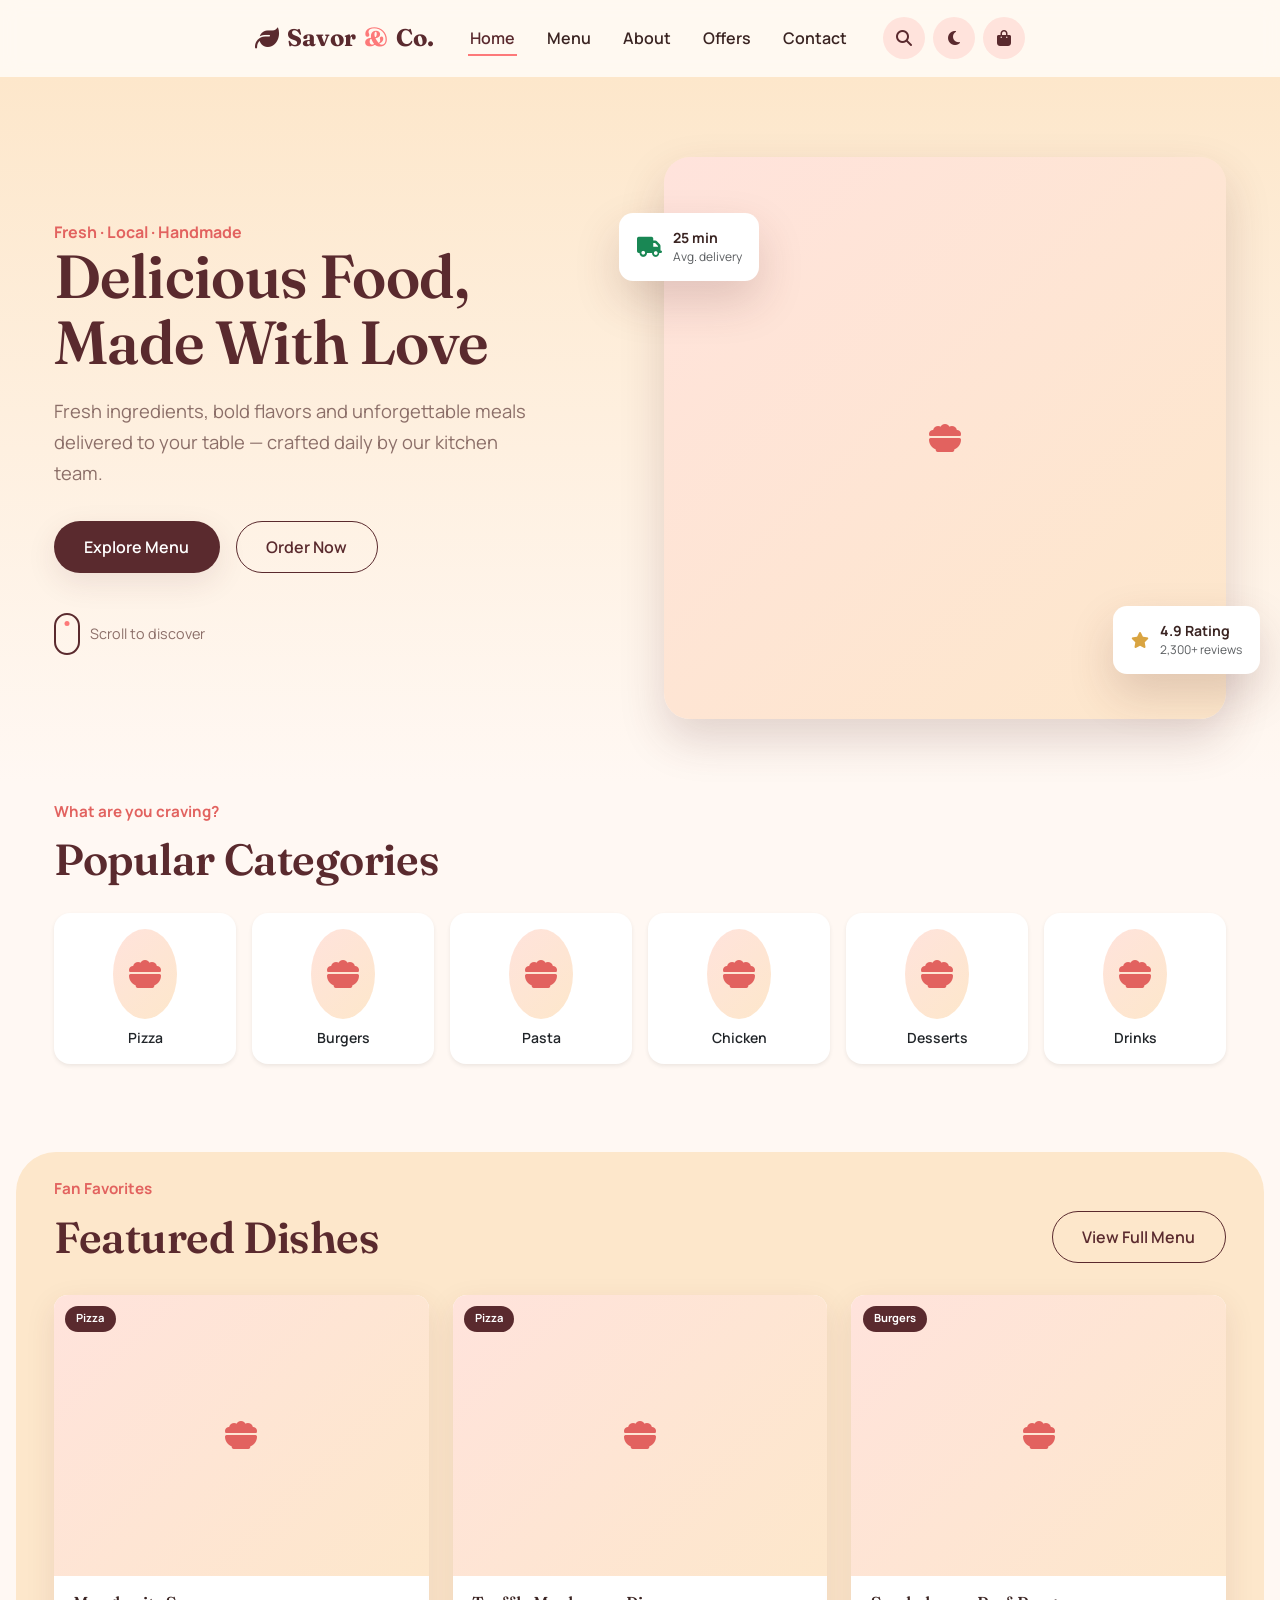
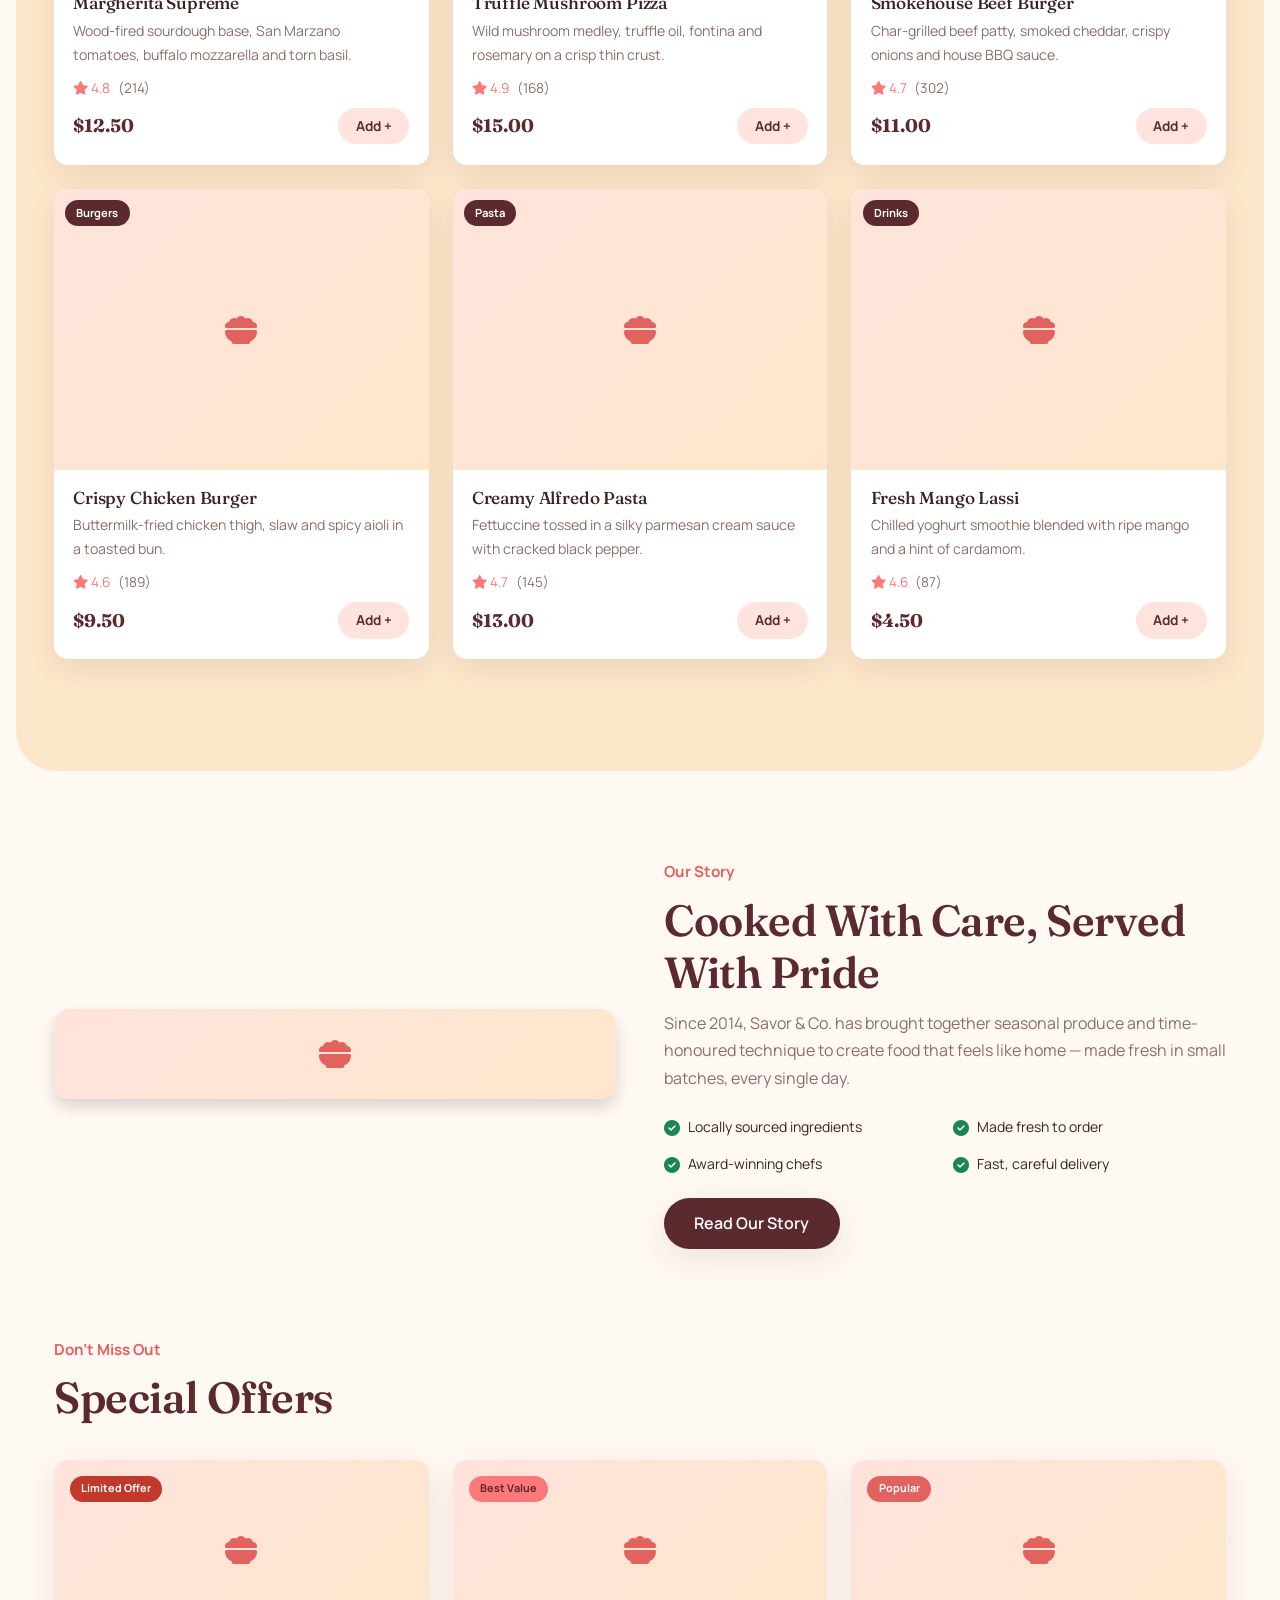
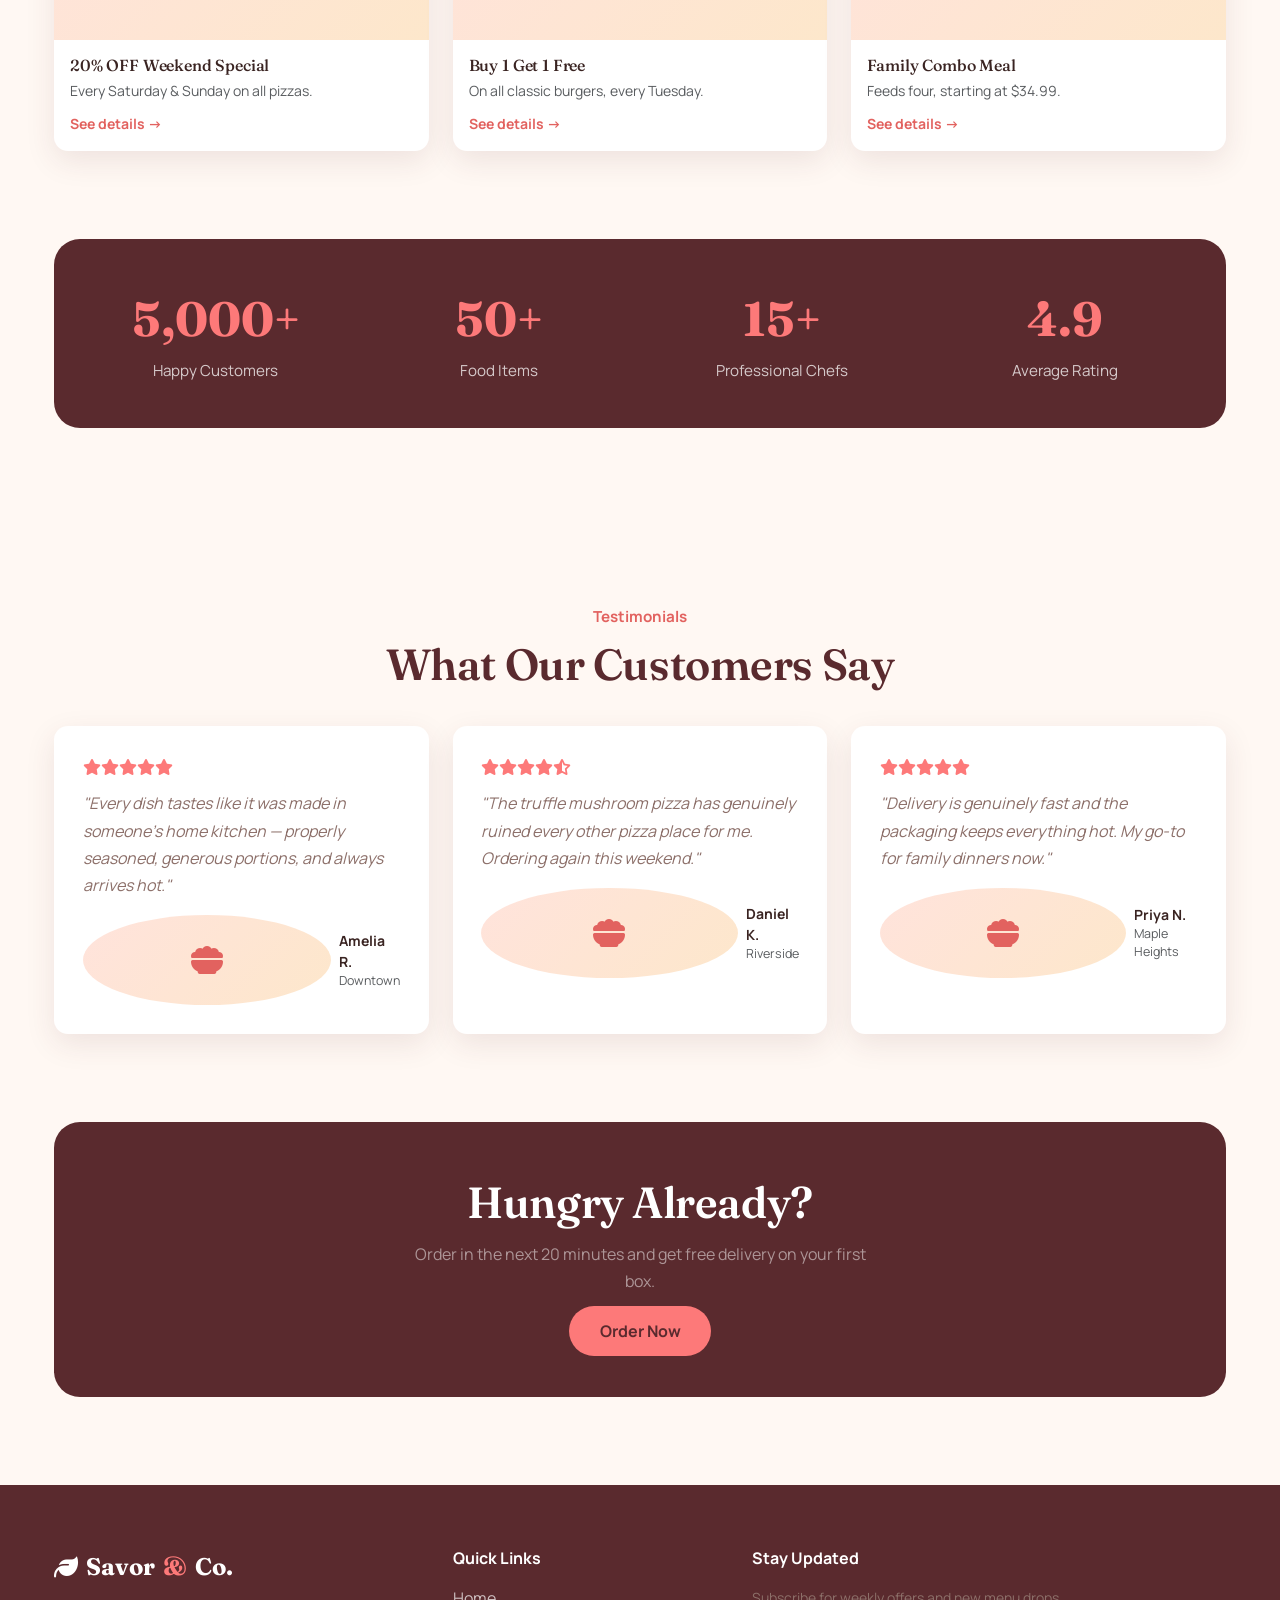
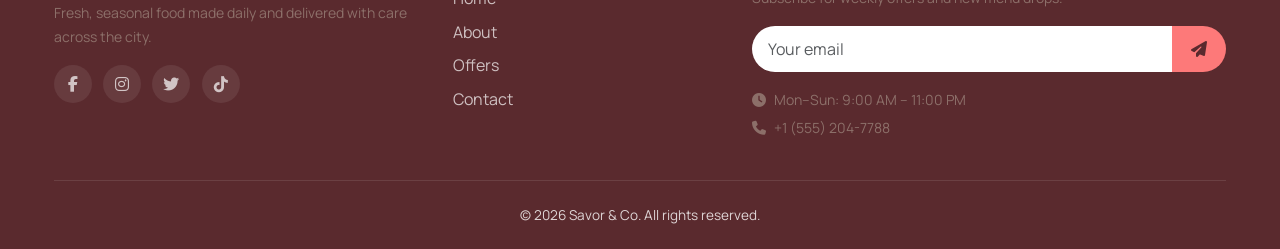
<file: index.html>
<!DOCTYPE html>
<html lang="en">
<head>
<script>
(function () {
  // Apply saved theme immediately, before CSS/paint, to avoid a flash
  try {
    var t = localStorage.getItem("savorco_theme") || "light";
    document.documentElement.setAttribute("data-theme", t);
  } catch (e) {}

  // Register the broken-image fallback as early as possible (before
  // any <img> in <body> starts loading) so fast failures are always
  // caught -- a listener attached later (e.g. at DOMContentLoaded)
  // can miss images that error out immediately.
  document.addEventListener("error", function (evt) {
    var img = evt.target;
    if (!img || img.tagName !== "IMG" || img.dataset.fallbackApplied) return;
    img.dataset.fallbackApplied = "true";
    var ph = document.createElement("div");
    ph.className = (img.className || "") + " img-fallback";
    // Preserve the original <img>'s inline size (e.g. small circular
    // thumbnails) so the placeholder doesn't balloon to fill its
    // parent card -- only className is inherited by default.
    if (img.getAttribute("style")) ph.setAttribute("style", img.getAttribute("style"));
    ph.setAttribute("role", "img");
    ph.setAttribute("aria-label", img.alt || "Image unavailable");
    ph.innerHTML = '<i class="fa-solid fa-bowl-food"></i>';
    if (img.parentNode) img.parentNode.replaceChild(ph, img);
  }, true);
})();
</script>
<meta charset="UTF-8">
<meta name="viewport" content="width=device-width, initial-scale=1.0">
<title>Savor & Co. — Delicious Food, Made With Love</title>
<meta name="description" content="Premium modern restaurant and food delivery experience — fresh ingredients, bold flavors, delivered to your table.">

<!-- Fonts -->
<link rel="preconnect" href="https://fonts.googleapis.com">
<link href="https://fonts.googleapis.com/css2?family=Fraunces:wght@500;600;700&family=Manrope:wght@400;500;600;700;800&display=swap" rel="stylesheet">

<!-- Bootstrap 5 -->
<link href="https://cdn.jsdelivr.net/npm/bootstrap@5.3.3/dist/css/bootstrap.min.css" rel="stylesheet">
<!-- Font Awesome -->
<link rel="stylesheet" href="https://cdnjs.cloudflare.com/ajax/libs/font-awesome/6.5.2/css/all.min.css">
<!-- Site styles -->
<link rel="stylesheet" href="style.css">
</head>
<body data-page="home">

<!-- =========================
     LOADING SCREEN
     Brief logo animation shown while the page boots
========================= -->
<div id="loading-screen">
  <div class="loader-mark"></div>
  <div class="loader-text">Savor & Co.</div>
</div>

<!-- =========================
     NAVBAR
     Sticky, consistent across all major pages
========================= -->
<nav class="site-navbar navbar navbar-expand-lg">
  <div class="container-narrow d-flex align-items-center justify-content-between">
    <a href="index.html" class="brand-mark"><i class="fa-solid fa-leaf"></i> Savor<span>&</span>Co.</a>
    <button class="navbar-toggler border-0" type="button" data-bs-toggle="collapse" data-bs-target="#mainNavbar">
      <i class="fa-solid fa-bars fs-4"></i>
    </button>
    <div class="collapse navbar-collapse flex-grow-0" id="mainNavbar">
      <ul class="navbar-nav mx-lg-4 gap-lg-2">
        <li class="nav-item"><a class="nav-link nav-link-custom active" href="index.html">Home</a></li>
        <li class="nav-item"><a class="nav-link nav-link-custom" href="menu.html">Menu</a></li>
        <li class="nav-item"><a class="nav-link nav-link-custom" href="about.html">About</a></li>
        <li class="nav-item"><a class="nav-link nav-link-custom" href="offers.html">Offers</a></li>
        <li class="nav-item"><a class="nav-link nav-link-custom" href="contact.html">Contact</a></li>
      </ul>
      <div class="d-flex align-items-center gap-2 mt-3 mt-lg-0">
        <a href="menu.html" class="btn-icon-circle" aria-label="Search"><i class="fa-solid fa-magnifying-glass"></i></a>
        <button class="btn-icon-circle theme-toggle-btn" id="themeToggleBtn" type="button" aria-label="Toggle dark mode">
          <i class="fa-solid fa-moon"></i><i class="fa-solid fa-sun"></i>
        </button>
        <a href="cart.html" class="btn-icon-circle cart-badge-wrap" aria-label="Cart">
          <i class="fa-solid fa-bag-shopping"></i>
          <span class="cart-count-badge js-cart-count">0</span>
        </a>
      </div>
    </div>
  </div>
</nav>

<!-- =========================
     HERO SECTION
     Main landing section with restaurant introduction and CTA
========================= -->
<header class="hero">
  <div class="container-narrow">
    <div class="row align-items-center g-5">
      <div class="col-lg-6 reveal left in-view">
        <span class="hero-eyebrow">Fresh · Local · Handmade</span>
        <h1>Delicious Food, Made With Love</h1>
        <p class="lead-text">Fresh ingredients, bold flavors and unforgettable meals delivered to your table — crafted daily by our kitchen team.</p>
        <div class="d-flex flex-wrap gap-3">
          <a href="menu.html" class="btn-brand">Explore Menu</a>
          <a href="menu.html" class="btn-outline-brand">Order Now</a>
        </div>
        <div class="scroll-indicator">
          <span class="dot"></span> Scroll to discover
        </div>
      </div>
      <div class="col-lg-6 reveal right in-view">
        <div class="hero-img-wrap">
          <img src="https://images.unsplash.com/photo-1504674900247-0877df9cc836?q=80&w=900&auto=format&fit=crop" alt="Chef plating a fresh gourmet dish" class="hero-img-main">
          <div class="floating-card card-1">
            <i class="fa-solid fa-truck text-success fs-5"></i>
            <div>
              <div class="fw-bold small">25 min</div>
              <div class="text-muted" style="font-size:0.75rem;">Avg. delivery</div>
            </div>
          </div>
          <div class="floating-card card-2">
            <i class="fa-solid fa-star" style="color:#D9A441;"></i>
            <div>
              <div class="fw-bold small">4.9 Rating</div>
              <div class="text-muted" style="font-size:0.75rem;">2,300+ reviews</div>
            </div>
          </div>
        </div>
      </div>
    </div>
  </div>
</header>

<!-- =========================
     POPULAR CATEGORIES
========================= -->
<section class="section pt-3">
  <div class="container-narrow">
    <div class="reveal up">
      <span class="section-label">What are you craving?</span>
      <h2 class="section-heading">Popular Categories</h2>
    </div>
    <div class="row g-3 mt-2">
      <div class="col-6 col-md-4 col-lg-2 reveal up">
        <a href="menu.html" class="d-block text-center p-3 rounded-4 bg-white shadow-sm h-100 text-decoration-none">
          <img src="https://images.unsplash.com/photo-1513104890138-7c749659a591?q=80&w=300&auto=format&fit=crop" class="rounded-circle mb-2 mx-auto" style="width:64px;height:64px;object-fit:cover;" alt="Pizza category">
          <div class="fw-semibold small text-dark">Pizza</div>
        </a>
      </div>
      <div class="col-6 col-md-4 col-lg-2 reveal up">
        <a href="menu.html" class="d-block text-center p-3 rounded-4 bg-white shadow-sm h-100 text-decoration-none">
          <img src="https://images.unsplash.com/photo-1568901346375-23c9450c58cd?q=80&w=300&auto=format&fit=crop" class="rounded-circle mb-2 mx-auto" style="width:64px;height:64px;object-fit:cover;" alt="Burgers category">
          <div class="fw-semibold small text-dark">Burgers</div>
        </a>
      </div>
      <div class="col-6 col-md-4 col-lg-2 reveal up">
        <a href="menu.html" class="d-block text-center p-3 rounded-4 bg-white shadow-sm h-100 text-decoration-none">
          <img src="https://images.unsplash.com/photo-1645112411341-6c4fd023714a?q=80&w=300&auto=format&fit=crop" class="rounded-circle mb-2 mx-auto" style="width:64px;height:64px;object-fit:cover;" alt="Pasta category">
          <div class="fw-semibold small text-dark">Pasta</div>
        </a>
      </div>
      <div class="col-6 col-md-4 col-lg-2 reveal up">
        <a href="menu.html" class="d-block text-center p-3 rounded-4 bg-white shadow-sm h-100 text-decoration-none">
          <img src="https://images.unsplash.com/photo-1598103442097-8b74394b95c6?q=80&w=300&auto=format&fit=crop" class="rounded-circle mb-2 mx-auto" style="width:64px;height:64px;object-fit:cover;" alt="Chicken category">
          <div class="fw-semibold small text-dark">Chicken</div>
        </a>
      </div>
      <div class="col-6 col-md-4 col-lg-2 reveal up">
        <a href="menu.html" class="d-block text-center p-3 rounded-4 bg-white shadow-sm h-100 text-decoration-none">
          <img src="https://images.unsplash.com/photo-1624353365286-3f8d62daad51?q=80&w=300&auto=format&fit=crop" class="rounded-circle mb-2 mx-auto" style="width:64px;height:64px;object-fit:cover;" alt="Desserts category">
          <div class="fw-semibold small text-dark">Desserts</div>
        </a>
      </div>
      <div class="col-6 col-md-4 col-lg-2 reveal up">
        <a href="menu.html" class="d-block text-center p-3 rounded-4 bg-white shadow-sm h-100 text-decoration-none">
          <img src="https://images.unsplash.com/photo-1623065422902-30a2d299bbe4?q=80&w=300&auto=format&fit=crop" class="rounded-circle mb-2 mx-auto" style="width:64px;height:64px;object-fit:cover;" alt="Drinks category">
          <div class="fw-semibold small text-dark">Drinks</div>
        </a>
      </div>
    </div>
  </div>
</section>

<!-- =========================
     FEATURED DISHES
     Food cards rendered dynamically from FOOD_ITEMS
========================= -->
<section class="section pt-0" style="background:var(--beige);border-radius:40px;margin:0 1rem;">
  <div class="container-narrow py-4">
    <div class="d-flex flex-wrap justify-content-between align-items-end gap-3 reveal up">
      <div>
        <span class="section-label">Fan Favorites</span>
        <h2 class="section-heading mb-0">Featured Dishes</h2>
      </div>
      <a href="menu.html" class="btn-outline-brand">View Full Menu</a>
    </div>
    <div class="row g-4 mt-2" id="featured-grid"></div>
  </div>
</section>

<!-- =========================
     ABOUT PREVIEW
========================= -->
<section class="section">
  <div class="container-narrow">
    <div class="row align-items-center g-5">
      <div class="col-lg-6 reveal left">
        <img src="https://images.unsplash.com/photo-1583394293214-28ded15ee548?q=80&w=800&auto=format&fit=crop" class="rounded-4 shadow" alt="Our head chef preparing a fresh meal in the kitchen">
      </div>
      <div class="col-lg-6 reveal right">
        <span class="section-label">Our Story</span>
        <h2 class="section-heading">Cooked With Care, Served With Pride</h2>
        <p class="mb-4">Since 2014, Savor & Co. has brought together seasonal produce and time-honoured technique to create food that feels like home — made fresh in small batches, every single day.</p>
        <div class="row g-3">
          <div class="col-6 d-flex gap-2">
            <i class="fa-solid fa-check-circle text-success mt-1"></i>
            <span class="small">Locally sourced ingredients</span>
          </div>
          <div class="col-6 d-flex gap-2">
            <i class="fa-solid fa-check-circle text-success mt-1"></i>
            <span class="small">Made fresh to order</span>
          </div>
          <div class="col-6 d-flex gap-2">
            <i class="fa-solid fa-check-circle text-success mt-1"></i>
            <span class="small">Award-winning chefs</span>
          </div>
          <div class="col-6 d-flex gap-2">
            <i class="fa-solid fa-check-circle text-success mt-1"></i>
            <span class="small">Fast, careful delivery</span>
          </div>
        </div>
        <a href="about.html" class="btn-brand d-inline-block mt-4">Read Our Story</a>
      </div>
    </div>
  </div>
</section>

<!-- =========================
     SPECIAL OFFERS PREVIEW
========================= -->
<section class="section pt-0">
  <div class="container-narrow">
    <div class="reveal up">
      <span class="section-label">Don't Miss Out</span>
      <h2 class="section-heading">Special Offers</h2>
    </div>
    <div class="row g-4 mt-2">
      <div class="col-md-4 reveal up">
        <div class="offer-card">
          <span class="offer-badge limited">Limited Offer</span>
          <img src="https://images.unsplash.com/photo-1601924582970-9238bcb495d9?q=80&w=600&auto=format&fit=crop" alt="Weekend special pizza deal" style="height:180px;width:100%;object-fit:cover;">
          <div class="p-3">
            <h3 class="h6 mb-1">20% OFF Weekend Special</h3>
            <p class="small text-muted mb-2">Every Saturday & Sunday on all pizzas.</p>
            <a href="offers.html" class="fw-bold small text-decoration-none" style="color:var(--fresh-green);">See details →</a>
          </div>
        </div>
      </div>
      <div class="col-md-4 reveal up">
        <div class="offer-card">
          <span class="offer-badge best">Best Value</span>
          <img src="https://images.unsplash.com/photo-1550547660-d9450f859349?q=80&w=600&auto=format&fit=crop" alt="Buy one get one free burger deal" style="height:180px;width:100%;object-fit:cover;">
          <div class="p-3">
            <h3 class="h6 mb-1">Buy 1 Get 1 Free</h3>
            <p class="small text-muted mb-2">On all classic burgers, every Tuesday.</p>
            <a href="offers.html" class="fw-bold small text-decoration-none" style="color:var(--fresh-green);">See details →</a>
          </div>
        </div>
      </div>
      <div class="col-md-4 reveal up">
        <div class="offer-card">
          <span class="offer-badge popular">Popular</span>
          <img src="https://images.unsplash.com/photo-1544025162-d76694265947?q=80&w=600&auto=format&fit=crop" alt="Family combo meal deal" style="height:180px;width:100%;object-fit:cover;">
          <div class="p-3">
            <h3 class="h6 mb-1">Family Combo Meal</h3>
            <p class="small text-muted mb-2">Feeds four, starting at $34.99.</p>
            <a href="offers.html" class="fw-bold small text-decoration-none" style="color:var(--fresh-green);">See details →</a>
          </div>
        </div>
      </div>
    </div>
  </div>
</section>

<!-- =========================
     STATISTICS
     Numbers animate/count upward on scroll
========================= -->
<section class="section pt-0">
  <div class="container-narrow reveal zoom">
    <div class="stats-band">
      <div class="row g-4">
        <div class="col-6 col-md-3 stat-item">
          <div class="stat-number"><span data-count-to="5000">0</span>+</div>
          <div class="stat-label">Happy Customers</div>
        </div>
        <div class="col-6 col-md-3 stat-item">
          <div class="stat-number"><span data-count-to="50">0</span>+</div>
          <div class="stat-label">Food Items</div>
        </div>
        <div class="col-6 col-md-3 stat-item">
          <div class="stat-number"><span data-count-to="15">0</span>+</div>
          <div class="stat-label">Professional Chefs</div>
        </div>
        <div class="col-6 col-md-3 stat-item">
          <div class="stat-number"><span data-count-to="4.9">0</span></div>
          <div class="stat-label">Average Rating</div>
        </div>
      </div>
    </div>
  </div>
</section>

<!-- =========================
     TESTIMONIALS
========================= -->
<section class="section">
  <div class="container-narrow">
    <div class="text-center reveal up">
      <span class="section-label">Testimonials</span>
      <h2 class="section-heading">What Our Customers Say</h2>
    </div>
    <div class="row g-4 mt-2">
      <div class="col-md-4 reveal up">
        <div class="testimonial-card">
          <div class="stars"><i class="fa-solid fa-star"></i><i class="fa-solid fa-star"></i><i class="fa-solid fa-star"></i><i class="fa-solid fa-star"></i><i class="fa-solid fa-star"></i></div>
          <p class="testimonial-quote">"Every dish tastes like it was made in someone's home kitchen — properly seasoned, generous portions, and always arrives hot."</p>
          <div class="d-flex align-items-center gap-2">
            <img src="https://images.unsplash.com/photo-1544005313-94ddf0286df2?q=80&w=200&auto=format&fit=crop" class="testimonial-avatar" alt="Amelia R.">
            <div>
              <div class="fw-bold small">Amelia R.</div>
              <div class="text-muted" style="font-size:0.78rem;">Downtown</div>
            </div>
          </div>
        </div>
      </div>
      <div class="col-md-4 reveal up">
        <div class="testimonial-card">
          <div class="stars"><i class="fa-solid fa-star"></i><i class="fa-solid fa-star"></i><i class="fa-solid fa-star"></i><i class="fa-solid fa-star"></i><i class="fa-solid fa-star-half-stroke"></i></div>
          <p class="testimonial-quote">"The truffle mushroom pizza has genuinely ruined every other pizza place for me. Ordering again this weekend."</p>
          <div class="d-flex align-items-center gap-2">
            <img src="https://images.unsplash.com/photo-1500648767791-00dcc994a43e?q=80&w=200&auto=format&fit=crop" class="testimonial-avatar" alt="Daniel K.">
            <div>
              <div class="fw-bold small">Daniel K.</div>
              <div class="text-muted" style="font-size:0.78rem;">Riverside</div>
            </div>
          </div>
        </div>
      </div>
      <div class="col-md-4 reveal up">
        <div class="testimonial-card">
          <div class="stars"><i class="fa-solid fa-star"></i><i class="fa-solid fa-star"></i><i class="fa-solid fa-star"></i><i class="fa-solid fa-star"></i><i class="fa-solid fa-star"></i></div>
          <p class="testimonial-quote">"Delivery is genuinely fast and the packaging keeps everything hot. My go-to for family dinners now."</p>
          <div class="d-flex align-items-center gap-2">
            <img src="https://images.unsplash.com/photo-1580489944761-15a19d654956?q=80&w=200&auto=format&fit=crop" class="testimonial-avatar" alt="Priya N.">
            <div>
              <div class="fw-bold small">Priya N.</div>
              <div class="text-muted" style="font-size:0.78rem;">Maple Heights</div>
            </div>
          </div>
        </div>
      </div>
    </div>
  </div>
</section>

<!-- =========================
     CTA SECTION
========================= -->
<section class="section pt-0">
  <div class="container-narrow reveal zoom">
    <div class="cta-band">
      <h2 class="text-white section-heading">Hungry Already?</h2>
      <p class="text-white-50 mx-auto mb-4" style="max-width:480px;">Order in the next 20 minutes and get free delivery on your first box.</p>
      <a href="menu.html" class="btn-gold">Order Now</a>
    </div>
  </div>
</section>

<!-- =========================
     FOOTER
========================= -->
<footer class="site-footer">
  <div class="container-narrow">
    <div class="row g-4">
      <div class="col-lg-4">
        <a href="index.html" class="brand-mark text-white mb-3 d-inline-flex"><i class="fa-solid fa-leaf"></i> Savor<span>&</span>Co.</a>
        <p class="small">Fresh, seasonal food made daily and delivered with care across the city.</p>
        <div class="social-icon-row">
          <a href="https://www.facebook.com/savorandco" target="_blank" rel="noopener" aria-label="Facebook"><i class="fa-brands fa-facebook-f"></i></a>
          <a href="https://www.instagram.com/savorandco" target="_blank" rel="noopener" aria-label="Instagram"><i class="fa-brands fa-instagram"></i></a>
          <a href="https://twitter.com/savorandco" target="_blank" rel="noopener" aria-label="Twitter"><i class="fa-brands fa-twitter"></i></a>
          <a href="https://www.tiktok.com/@savorandco" target="_blank" rel="noopener" aria-label="TikTok"><i class="fa-brands fa-tiktok"></i></a>
        </div>
      </div>
      <div class="col-6 col-lg-3">
        <h6>Quick Links</h6>
        <ul class="list-unstyled footer-links">
          <li><a href="index.html">Home</a></li>
          <li><a href="about.html">About</a></li>
          <li><a href="offers.html">Offers</a></li>
          <li><a href="contact.html">Contact</a></li>
        </ul>
      </div>
      <div class="col-lg-5">
        <h6>Stay Updated</h6>
        <p class="small">Subscribe for weekly offers and new menu drops.</p>
        <form class="d-flex newsletter-form" onsubmit="event.preventDefault(); showToast('Subscribed successfully!');">
          <input type="email" class="form-control" placeholder="Your email" required>
          <button type="submit"><i class="fa-solid fa-paper-plane"></i></button>
        </form>
        <p class="small mt-3 mb-1"><i class="fa-solid fa-clock me-2"></i>Mon–Sun: 9:00 AM – 11:00 PM</p>
        <p class="small mb-0"><i class="fa-solid fa-phone me-2"></i>+1 (555) 204-7788</p>
      </div>
    </div>
    <div class="footer-bottom text-center">© 2026 Savor & Co. All rights reserved.</div>
  </div>
</footer>

<!-- Bootstrap JS -->
<script src="https://cdn.jsdelivr.net/npm/bootstrap@5.3.3/dist/js/bootstrap.bundle.min.js"></script>
<script src="site.js"></script>
<script>
  // Render only the first 6 items on the homepage "Featured Dishes" strip
  document.addEventListener("DOMContentLoaded", () => {
    const grid = document.getElementById("featured-grid");
    const featured = FOOD_ITEMS.slice(0, 6);
    grid.innerHTML = featured.map(item => `
      <div class="col-sm-6 col-lg-4 reveal up">
        <div class="food-card">
          <div class="food-card-img-wrap">
            <span class="food-cat-badge">${item.category}</span>
            <img src="${item.img}" alt="${item.name}" loading="lazy">
          </div>
          <div class="food-card-body">
            <h3 class="food-card-title h6">${item.name}</h3>
            <p class="food-card-desc">${item.desc}</p>
            <div class="food-card-rating"><i class="fa-solid fa-star"></i> ${item.rating} <span>(${item.reviews})</span></div>
            <div class="food-card-footer">
              <span class="food-price">${formatPrice(item.price)}</span>
              <button class="btn-add-cart" onclick="addToCart('${item.id}')">Add +</button>
            </div>
          </div>
        </div>
      </div>`).join("");

    // re-trigger reveal observer for injected cards
    document.querySelectorAll("#featured-grid .reveal").forEach(el => {
      requestAnimationFrame(() => el.classList.add("in-view"));
    });
  });
</script>
</body>
</html>
</file>
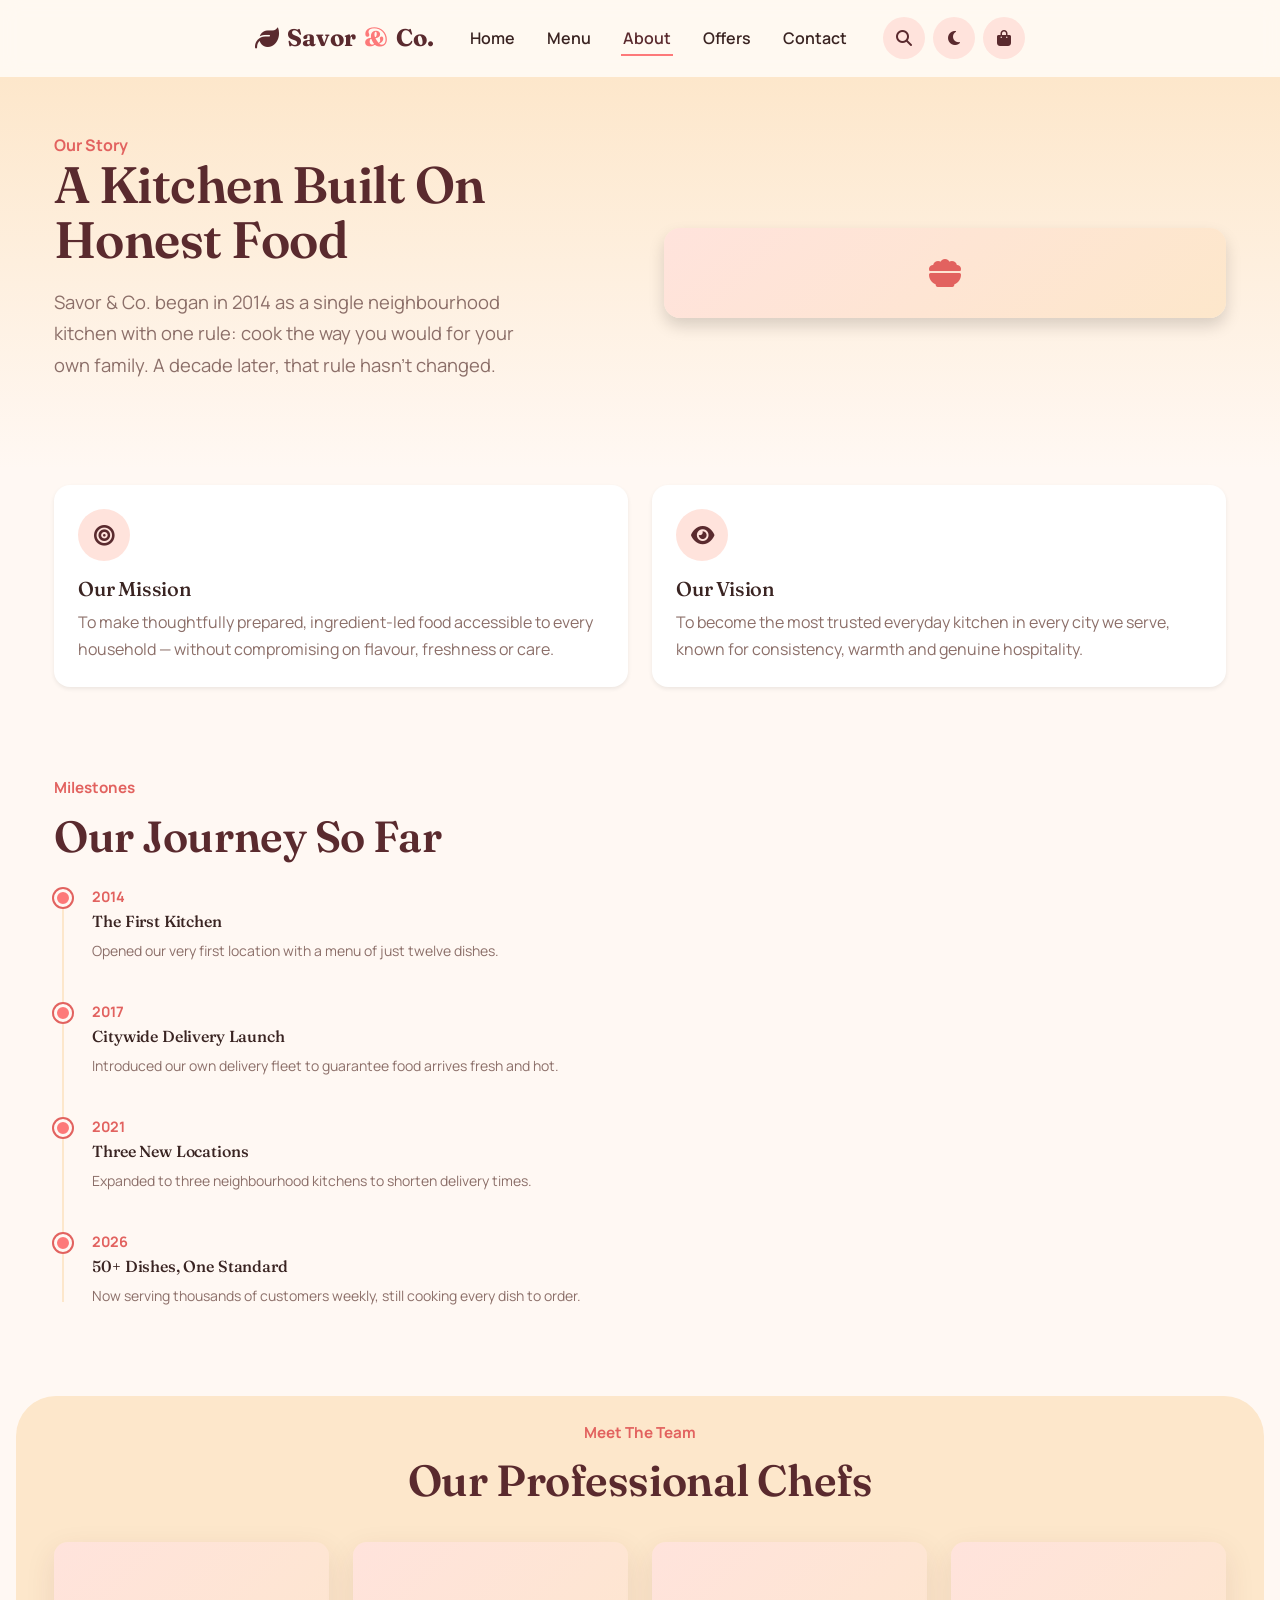
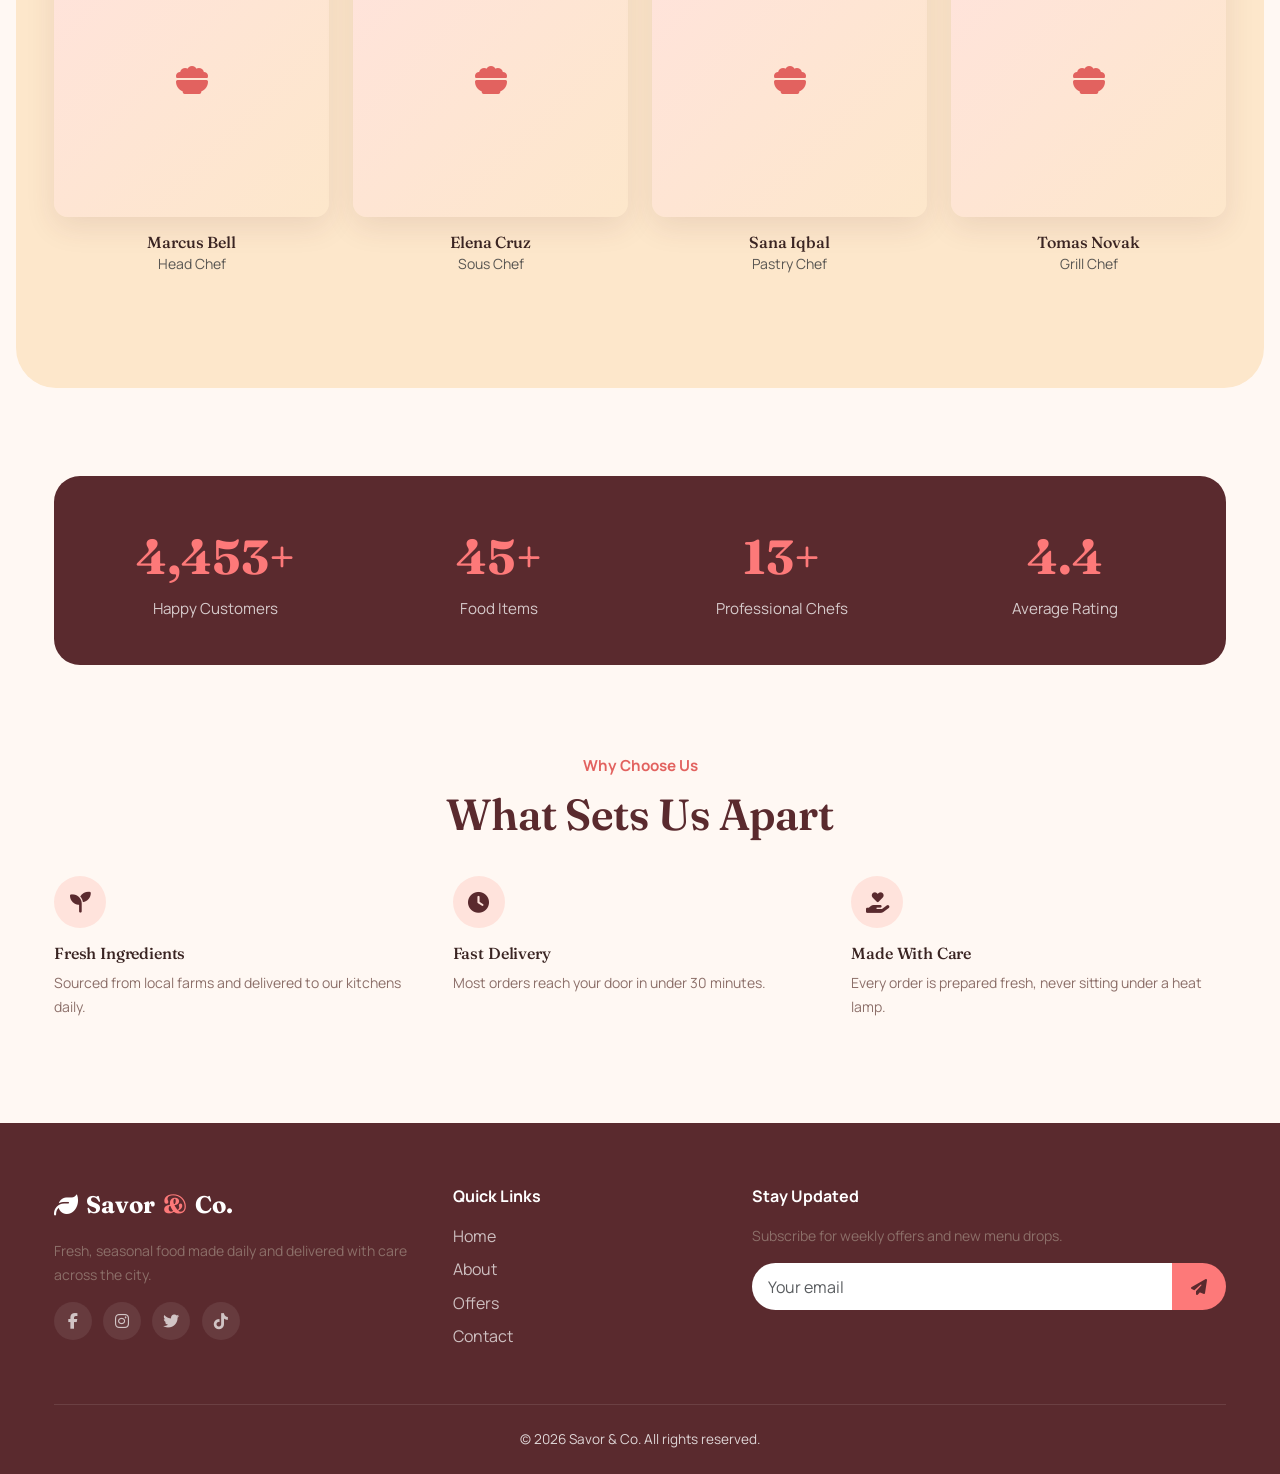
<file: about.html>
<!DOCTYPE html>
<html lang="en">
<head>
<script>
(function () {
  // Apply saved theme immediately, before CSS/paint, to avoid a flash
  try {
    var t = localStorage.getItem("savorco_theme") || "light";
    document.documentElement.setAttribute("data-theme", t);
  } catch (e) {}

  // Register the broken-image fallback as early as possible (before
  // any <img> in <body> starts loading) so fast failures are always
  // caught -- a listener attached later (e.g. at DOMContentLoaded)
  // can miss images that error out immediately.
  document.addEventListener("error", function (evt) {
    var img = evt.target;
    if (!img || img.tagName !== "IMG" || img.dataset.fallbackApplied) return;
    img.dataset.fallbackApplied = "true";
    var ph = document.createElement("div");
    ph.className = (img.className || "") + " img-fallback";
    // Preserve the original <img>'s inline size (e.g. small circular
    // thumbnails) so the placeholder doesn't balloon to fill its
    // parent card -- only className is inherited by default.
    if (img.getAttribute("style")) ph.setAttribute("style", img.getAttribute("style"));
    ph.setAttribute("role", "img");
    ph.setAttribute("aria-label", img.alt || "Image unavailable");
    ph.innerHTML = '<i class="fa-solid fa-bowl-food"></i>';
    if (img.parentNode) img.parentNode.replaceChild(ph, img);
  }, true);
})();
</script>
<meta charset="UTF-8">
<meta name="viewport" content="width=device-width, initial-scale=1.0">
<title>About Us — Savor & Co.</title>
<meta name="description" content="Our story, our mission, our chefs — learn what makes Savor & Co. different.">
<link rel="preconnect" href="https://fonts.googleapis.com">
<link href="https://fonts.googleapis.com/css2?family=Fraunces:wght@500;600;700&family=Manrope:wght@400;500;600;700;800&display=swap" rel="stylesheet">
<link href="https://cdn.jsdelivr.net/npm/bootstrap@5.3.3/dist/css/bootstrap.min.css" rel="stylesheet">
<link rel="stylesheet" href="https://cdnjs.cloudflare.com/ajax/libs/font-awesome/6.5.2/css/all.min.css">
<link rel="stylesheet" href="style.css">
</head>
<body data-page="about">

<div id="loading-screen">
  <div class="loader-mark"></div>
  <div class="loader-text">Savor & Co.</div>
</div>

<nav class="site-navbar navbar navbar-expand-lg">
  <div class="container-narrow d-flex align-items-center justify-content-between">
    <a href="index.html" class="brand-mark"><i class="fa-solid fa-leaf"></i> Savor<span>&</span>Co.</a>
    <button class="navbar-toggler border-0" type="button" data-bs-toggle="collapse" data-bs-target="#mainNavbar">
      <i class="fa-solid fa-bars fs-4"></i>
    </button>
    <div class="collapse navbar-collapse flex-grow-0" id="mainNavbar">
      <ul class="navbar-nav mx-lg-4 gap-lg-2">
        <li class="nav-item"><a class="nav-link nav-link-custom" href="index.html">Home</a></li>
        <li class="nav-item"><a class="nav-link nav-link-custom" href="menu.html">Menu</a></li>
        <li class="nav-item"><a class="nav-link nav-link-custom active" href="about.html">About</a></li>
        <li class="nav-item"><a class="nav-link nav-link-custom" href="offers.html">Offers</a></li>
        <li class="nav-item"><a class="nav-link nav-link-custom" href="contact.html">Contact</a></li>
      </ul>
      <div class="d-flex align-items-center gap-2 mt-3 mt-lg-0">
        <a href="menu.html" class="btn-icon-circle" aria-label="Search"><i class="fa-solid fa-magnifying-glass"></i></a>
        <button class="btn-icon-circle theme-toggle-btn" id="themeToggleBtn" type="button" aria-label="Toggle dark mode">
          <i class="fa-solid fa-moon"></i><i class="fa-solid fa-sun"></i>
        </button>
        <a href="cart.html" class="btn-icon-circle cart-badge-wrap" aria-label="Cart">
          <i class="fa-solid fa-bag-shopping"></i>
          <span class="cart-count-badge js-cart-count">0</span>
        </a>
      </div>
    </div>
  </div>
</nav>

<!-- =========================
     RESTAURANT STORY
========================= -->
<header class="hero" style="padding:3.5rem 0;">
  <div class="container-narrow">
    <div class="row align-items-center g-5">
      <div class="col-lg-6 reveal left in-view">
        <span class="hero-eyebrow">Our Story</span>
        <h1 style="font-size:clamp(2rem,4vw,3.2rem);">A Kitchen Built On Honest Food</h1>
        <p class="lead-text">Savor & Co. began in 2014 as a single neighbourhood kitchen with one rule: cook the way you would for your own family. A decade later, that rule hasn't changed.</p>
      </div>
      <div class="col-lg-6 reveal right in-view">
        <img src="https://images.unsplash.com/photo-1414235077428-338989a2e8c0?q=80&w=800&auto=format&fit=crop" class="rounded-4 shadow" alt="Our restaurant's original kitchen">
      </div>
    </div>
  </div>
</header>

<!-- =========================
     MISSION AND VISION
========================= -->
<section class="section pt-3">
  <div class="container-narrow">
    <div class="row g-4">
      <div class="col-md-6 reveal up">
        <div class="p-4 rounded-4 bg-white shadow-sm h-100">
          <div class="why-us-icon"><i class="fa-solid fa-bullseye"></i></div>
          <h3 class="h5">Our Mission</h3>
          <p class="mb-0">To make thoughtfully prepared, ingredient-led food accessible to every household — without compromising on flavour, freshness or care.</p>
        </div>
      </div>
      <div class="col-md-6 reveal up">
        <div class="p-4 rounded-4 bg-white shadow-sm h-100">
          <div class="why-us-icon"><i class="fa-solid fa-eye"></i></div>
          <h3 class="h5">Our Vision</h3>
          <p class="mb-0">To become the most trusted everyday kitchen in every city we serve, known for consistency, warmth and genuine hospitality.</p>
        </div>
      </div>
    </div>
  </div>
</section>

<!-- =========================
     TIMELINE / HISTORY
========================= -->
<section class="section pt-0">
  <div class="container-narrow">
    <div class="reveal up">
      <span class="section-label">Milestones</span>
      <h2 class="section-heading">Our Journey So Far</h2>
    </div>
    <div class="timeline mt-4">
      <div class="timeline-item reveal up">
        <div class="timeline-year">2014</div>
        <h4 class="h6 mt-1">The First Kitchen</h4>
        <p class="small mb-0">Opened our very first location with a menu of just twelve dishes.</p>
      </div>
      <div class="timeline-item reveal up">
        <div class="timeline-year">2017</div>
        <h4 class="h6 mt-1">Citywide Delivery Launch</h4>
        <p class="small mb-0">Introduced our own delivery fleet to guarantee food arrives fresh and hot.</p>
      </div>
      <div class="timeline-item reveal up">
        <div class="timeline-year">2021</div>
        <h4 class="h6 mt-1">Three New Locations</h4>
        <p class="small mb-0">Expanded to three neighbourhood kitchens to shorten delivery times.</p>
      </div>
      <div class="timeline-item reveal up">
        <div class="timeline-year">2026</div>
        <h4 class="h6 mt-1">50+ Dishes, One Standard</h4>
        <p class="small mb-0">Now serving thousands of customers weekly, still cooking every dish to order.</p>
      </div>
    </div>
  </div>
</section>

<!-- =========================
     CHEF SECTION
========================= -->
<section class="section pt-0" style="background:var(--beige);border-radius:40px;margin:0 1rem;">
  <div class="container-narrow py-4">
    <div class="text-center reveal up">
      <span class="section-label">Meet The Team</span>
      <h2 class="section-heading">Our Professional Chefs</h2>
    </div>
    <div class="row g-4 mt-2">
      <div class="col-sm-6 col-lg-3 reveal up">
        <div class="chef-card">
          <img src="https://images.unsplash.com/photo-1583394293214-28ded15ee548?q=80&w=500&auto=format&fit=crop" class="chef-photo" alt="Head Chef Marcus Bell">
          <h4 class="h6 mb-0">Marcus Bell</h4>
          <p class="small text-muted mb-0">Head Chef</p>
        </div>
      </div>
      <div class="col-sm-6 col-lg-3 reveal up">
        <div class="chef-card">
          <img src="https://images.unsplash.com/photo-1607631568010-a87245c0daf8?q=80&w=500&auto=format&fit=crop" class="chef-photo" alt="Sous Chef Elena Cruz">
          <h4 class="h6 mb-0">Elena Cruz</h4>
          <p class="small text-muted mb-0">Sous Chef</p>
        </div>
      </div>
      <div class="col-sm-6 col-lg-3 reveal up">
        <div class="chef-card">
          <img src="https://randomuser.me/api/portraits/women/68.jpg" class="chef-photo" alt="Pastry Chef Sana Iqbal">
          <h4 class="h6 mb-0">Sana Iqbal</h4>
          <p class="small text-muted mb-0">Pastry Chef</p>
        </div>
      </div>
      <div class="col-sm-6 col-lg-3 reveal up">
        <div class="chef-card">
          <img src="https://images.unsplash.com/photo-1577219491135-ce391730fb2c?q=80&w=500&auto=format&fit=crop" class="chef-photo" alt="Grill Chef Tomas Novak">
          <h4 class="h6 mb-0">Tomas Novak</h4>
          <p class="small text-muted mb-0">Grill Chef</p>
        </div>
      </div>
    </div>
  </div>
</section>

<!-- =========================
     ANIMATED STATISTICS
========================= -->
<section class="section">
  <div class="container-narrow reveal zoom">
    <div class="stats-band">
      <div class="row g-4">
        <div class="col-6 col-md-3 stat-item">
          <div class="stat-number"><span data-count-to="5000">0</span>+</div>
          <div class="stat-label">Happy Customers</div>
        </div>
        <div class="col-6 col-md-3 stat-item">
          <div class="stat-number"><span data-count-to="50">0</span>+</div>
          <div class="stat-label">Food Items</div>
        </div>
        <div class="col-6 col-md-3 stat-item">
          <div class="stat-number"><span data-count-to="15">0</span>+</div>
          <div class="stat-label">Professional Chefs</div>
        </div>
        <div class="col-6 col-md-3 stat-item">
          <div class="stat-number"><span data-count-to="4.9">0</span></div>
          <div class="stat-label">Average Rating</div>
        </div>
      </div>
    </div>
  </div>
</section>

<!-- =========================
     WHY CHOOSE US
========================= -->
<section class="section pt-0">
  <div class="container-narrow">
    <div class="text-center reveal up">
      <span class="section-label">Why Choose Us</span>
      <h2 class="section-heading">What Sets Us Apart</h2>
    </div>
    <div class="row g-4 mt-2">
      <div class="col-md-4 reveal up">
        <div class="why-us-icon"><i class="fa-solid fa-seedling"></i></div>
        <h3 class="h6">Fresh Ingredients</h3>
        <p class="small">Sourced from local farms and delivered to our kitchens daily.</p>
      </div>
      <div class="col-md-4 reveal up">
        <div class="why-us-icon"><i class="fa-solid fa-clock"></i></div>
        <h3 class="h6">Fast Delivery</h3>
        <p class="small">Most orders reach your door in under 30 minutes.</p>
      </div>
      <div class="col-md-4 reveal up">
        <div class="why-us-icon"><i class="fa-solid fa-hand-holding-heart"></i></div>
        <h3 class="h6">Made With Care</h3>
        <p class="small">Every order is prepared fresh, never sitting under a heat lamp.</p>
      </div>
    </div>
  </div>
</section>

<footer class="site-footer">
  <div class="container-narrow">
    <div class="row g-4">
      <div class="col-lg-4">
        <a href="index.html" class="brand-mark text-white mb-3 d-inline-flex"><i class="fa-solid fa-leaf"></i> Savor<span>&</span>Co.</a>
        <p class="small">Fresh, seasonal food made daily and delivered with care across the city.</p>
        <div class="social-icon-row">
          <a href="https://www.facebook.com/savorandco" target="_blank" rel="noopener" aria-label="Facebook"><i class="fa-brands fa-facebook-f"></i></a>
          <a href="https://www.instagram.com/savorandco" target="_blank" rel="noopener" aria-label="Instagram"><i class="fa-brands fa-instagram"></i></a>
          <a href="https://twitter.com/savorandco" target="_blank" rel="noopener" aria-label="Twitter"><i class="fa-brands fa-twitter"></i></a>
          <a href="https://www.tiktok.com/@savorandco" target="_blank" rel="noopener" aria-label="TikTok"><i class="fa-brands fa-tiktok"></i></a>
        </div>
      </div>
      <div class="col-6 col-lg-3">
        <h6>Quick Links</h6>
        <ul class="list-unstyled footer-links">
          <li><a href="index.html">Home</a></li>
          <li><a href="about.html">About</a></li>
          <li><a href="offers.html">Offers</a></li>
          <li><a href="contact.html">Contact</a></li>
        </ul>
      </div>
      <div class="col-lg-5">
        <h6>Stay Updated</h6>
        <p class="small">Subscribe for weekly offers and new menu drops.</p>
        <form class="d-flex newsletter-form" onsubmit="event.preventDefault(); showToast('Subscribed successfully!');">
          <input type="email" class="form-control" placeholder="Your email" required>
          <button type="submit"><i class="fa-solid fa-paper-plane"></i></button>
        </form>
      </div>
    </div>
    <div class="footer-bottom text-center">© 2026 Savor & Co. All rights reserved.</div>
  </div>
</footer>

<script src="https://cdn.jsdelivr.net/npm/bootstrap@5.3.3/dist/js/bootstrap.bundle.min.js"></script>
<script src="site.js"></script>
</body>
</html>
</file>
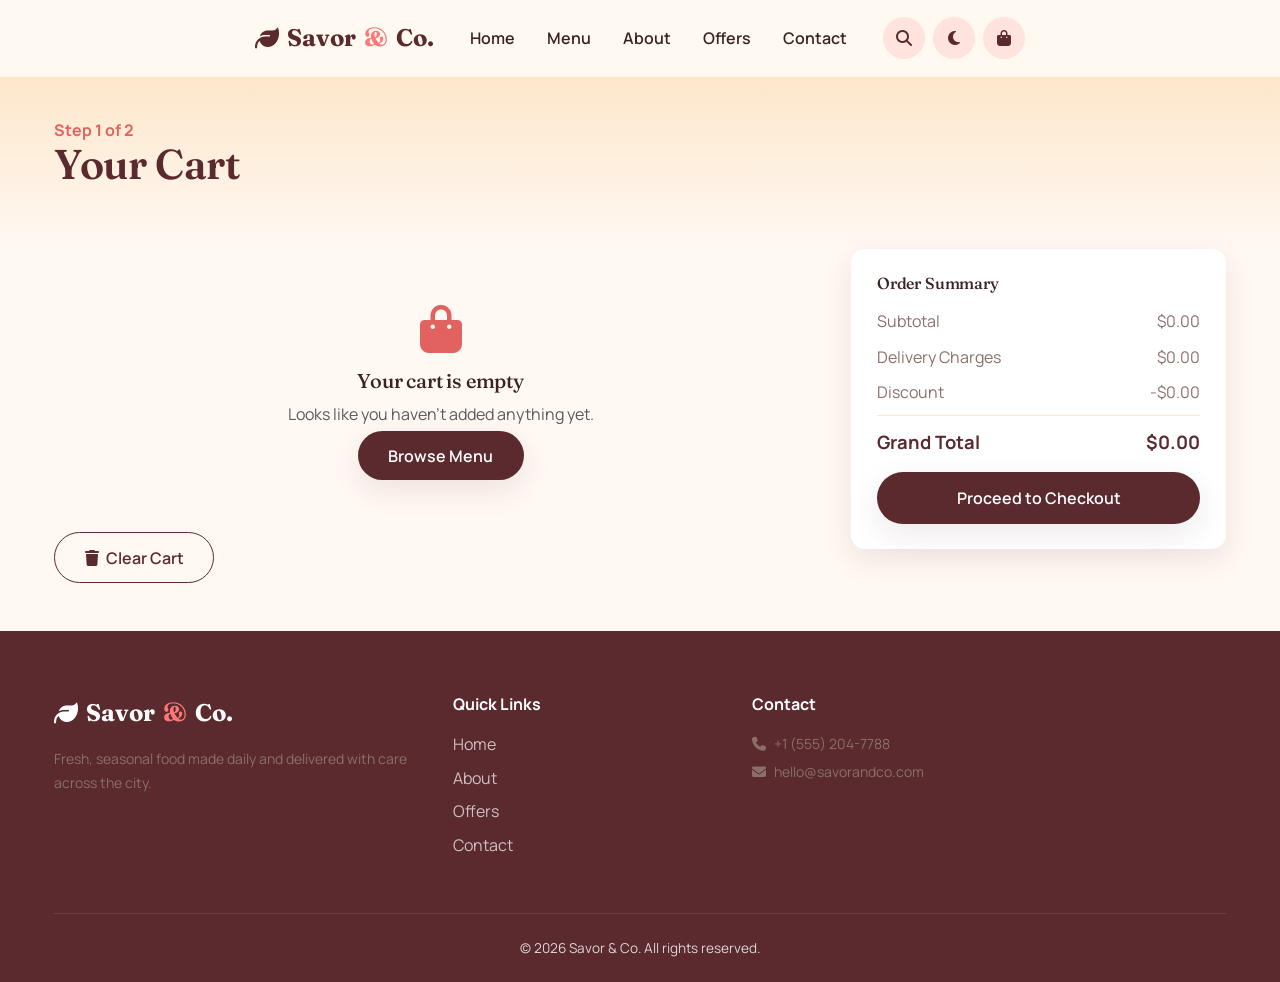
<file: cart.html>
<!DOCTYPE html>
<html lang="en">
<head>
<script>
(function () {
  // Apply saved theme immediately, before CSS/paint, to avoid a flash
  try {
    var t = localStorage.getItem("savorco_theme") || "light";
    document.documentElement.setAttribute("data-theme", t);
  } catch (e) {}

  // Register the broken-image fallback as early as possible (before
  // any <img> in <body> starts loading) so fast failures are always
  // caught -- a listener attached later (e.g. at DOMContentLoaded)
  // can miss images that error out immediately.
  document.addEventListener("error", function (evt) {
    var img = evt.target;
    if (!img || img.tagName !== "IMG" || img.dataset.fallbackApplied) return;
    img.dataset.fallbackApplied = "true";
    var ph = document.createElement("div");
    ph.className = (img.className || "") + " img-fallback";
    // Preserve the original <img>'s inline size (e.g. small circular
    // thumbnails) so the placeholder doesn't balloon to fill its
    // parent card -- only className is inherited by default.
    if (img.getAttribute("style")) ph.setAttribute("style", img.getAttribute("style"));
    ph.setAttribute("role", "img");
    ph.setAttribute("aria-label", img.alt || "Image unavailable");
    ph.innerHTML = '<i class="fa-solid fa-bowl-food"></i>';
    if (img.parentNode) img.parentNode.replaceChild(ph, img);
  }, true);
})();
</script>
<meta charset="UTF-8">
<meta name="viewport" content="width=device-width, initial-scale=1.0">
<title>Your Cart — Savor & Co.</title>
<meta name="description" content="Review your cart, adjust quantities and proceed to checkout.">
<link rel="preconnect" href="https://fonts.googleapis.com">
<link href="https://fonts.googleapis.com/css2?family=Fraunces:wght@500;600;700&family=Manrope:wght@400;500;600;700;800&display=swap" rel="stylesheet">
<link href="https://cdn.jsdelivr.net/npm/bootstrap@5.3.3/dist/css/bootstrap.min.css" rel="stylesheet">
<link rel="stylesheet" href="https://cdnjs.cloudflare.com/ajax/libs/font-awesome/6.5.2/css/all.min.css">
<link rel="stylesheet" href="style.css">
</head>
<body data-page="cart">

<div id="loading-screen">
  <div class="loader-mark"></div>
  <div class="loader-text">Savor & Co.</div>
</div>

<nav class="site-navbar navbar navbar-expand-lg">
  <div class="container-narrow d-flex align-items-center justify-content-between">
    <a href="index.html" class="brand-mark"><i class="fa-solid fa-leaf"></i> Savor<span>&</span>Co.</a>
    <button class="navbar-toggler border-0" type="button" data-bs-toggle="collapse" data-bs-target="#mainNavbar">
      <i class="fa-solid fa-bars fs-4"></i>
    </button>
    <div class="collapse navbar-collapse flex-grow-0" id="mainNavbar">
      <ul class="navbar-nav mx-lg-4 gap-lg-2">
        <li class="nav-item"><a class="nav-link nav-link-custom" href="index.html">Home</a></li>
        <li class="nav-item"><a class="nav-link nav-link-custom" href="menu.html">Menu</a></li>
        <li class="nav-item"><a class="nav-link nav-link-custom" href="about.html">About</a></li>
        <li class="nav-item"><a class="nav-link nav-link-custom" href="offers.html">Offers</a></li>
        <li class="nav-item"><a class="nav-link nav-link-custom" href="contact.html">Contact</a></li>
      </ul>
      <div class="d-flex align-items-center gap-2 mt-3 mt-lg-0">
        <a href="menu.html" class="btn-icon-circle" aria-label="Search"><i class="fa-solid fa-magnifying-glass"></i></a>
        <button class="btn-icon-circle theme-toggle-btn" id="themeToggleBtn" type="button" aria-label="Toggle dark mode">
          <i class="fa-solid fa-moon"></i><i class="fa-solid fa-sun"></i>
        </button>
        <a href="cart.html" class="btn-icon-circle cart-badge-wrap" aria-label="Cart">
          <i class="fa-solid fa-bag-shopping"></i>
          <span class="cart-count-badge js-cart-count">0</span>
        </a>
      </div>
    </div>
  </div>
</nav>

<header class="hero" style="padding:2.6rem 0;">
  <div class="container-narrow reveal up in-view">
    <span class="hero-eyebrow">Step 1 of 2</span>
    <h1 style="font-size:clamp(1.8rem,3.4vw,2.6rem);">Your Cart</h1>
  </div>
</header>

<section class="container-narrow pb-5">
  <div class="row g-4">
    <div class="col-lg-8">
      <div id="cart-items-list"></div>
      <div class="empty-state d-none" id="cart-empty-state">
        <i class="fa-solid fa-bag-shopping"></i>
        <h3 class="h5">Your cart is empty</h3>
        <p class="text-muted mb-3">Looks like you haven't added anything yet.</p>
        <a href="menu.html" class="btn-brand">Browse Menu</a>
      </div>
      <button class="btn-outline-brand mt-2" onclick="clearCart()">
        <i class="fa-solid fa-trash me-1"></i> Clear Cart
      </button>
    </div>
    <div class="col-lg-4">
      <div class="summary-card">
        <h3 class="h6 mb-3">Order Summary</h3>
        <div class="summary-row"><span>Subtotal</span><span class="js-subtotal">$0.00</span></div>
        <div class="summary-row"><span>Delivery Charges</span><span class="js-delivery">$0.00</span></div>
        <div class="summary-row"><span>Discount</span><span class="js-discount">-$0.00</span></div>
        <div class="summary-row total"><span>Grand Total</span><span class="js-total">$0.00</span></div>
        <a href="checkout.html" class="btn-brand w-100 text-center d-block mt-3" id="checkout-btn">Proceed to Checkout</a>
      </div>
    </div>
  </div>
</section>

<footer class="site-footer">
  <div class="container-narrow">
    <div class="row g-4">
      <div class="col-lg-4">
        <a href="index.html" class="brand-mark text-white mb-3 d-inline-flex"><i class="fa-solid fa-leaf"></i> Savor<span>&</span>Co.</a>
        <p class="small">Fresh, seasonal food made daily and delivered with care across the city.</p>
      </div>
      <div class="col-6 col-lg-3">
        <h6>Quick Links</h6>
        <ul class="list-unstyled footer-links">
          <li><a href="index.html">Home</a></li>
          <li><a href="about.html">About</a></li>
          <li><a href="offers.html">Offers</a></li>
          <li><a href="contact.html">Contact</a></li>
        </ul>
      </div>
      <div class="col-lg-4">
        <h6>Contact</h6>
        <p class="small mb-1"><i class="fa-solid fa-phone me-2"></i>+1 (555) 204-7788</p>
        <p class="small mb-0"><i class="fa-solid fa-envelope me-2"></i>hello@savorandco.com</p>
      </div>
    </div>
    <div class="footer-bottom text-center">© 2026 Savor & Co. All rights reserved.</div>
  </div>
</footer>

<script src="https://cdn.jsdelivr.net/npm/bootstrap@5.3.3/dist/js/bootstrap.bundle.min.js"></script>
<script src="site.js"></script>
</body>
</html>
</file>
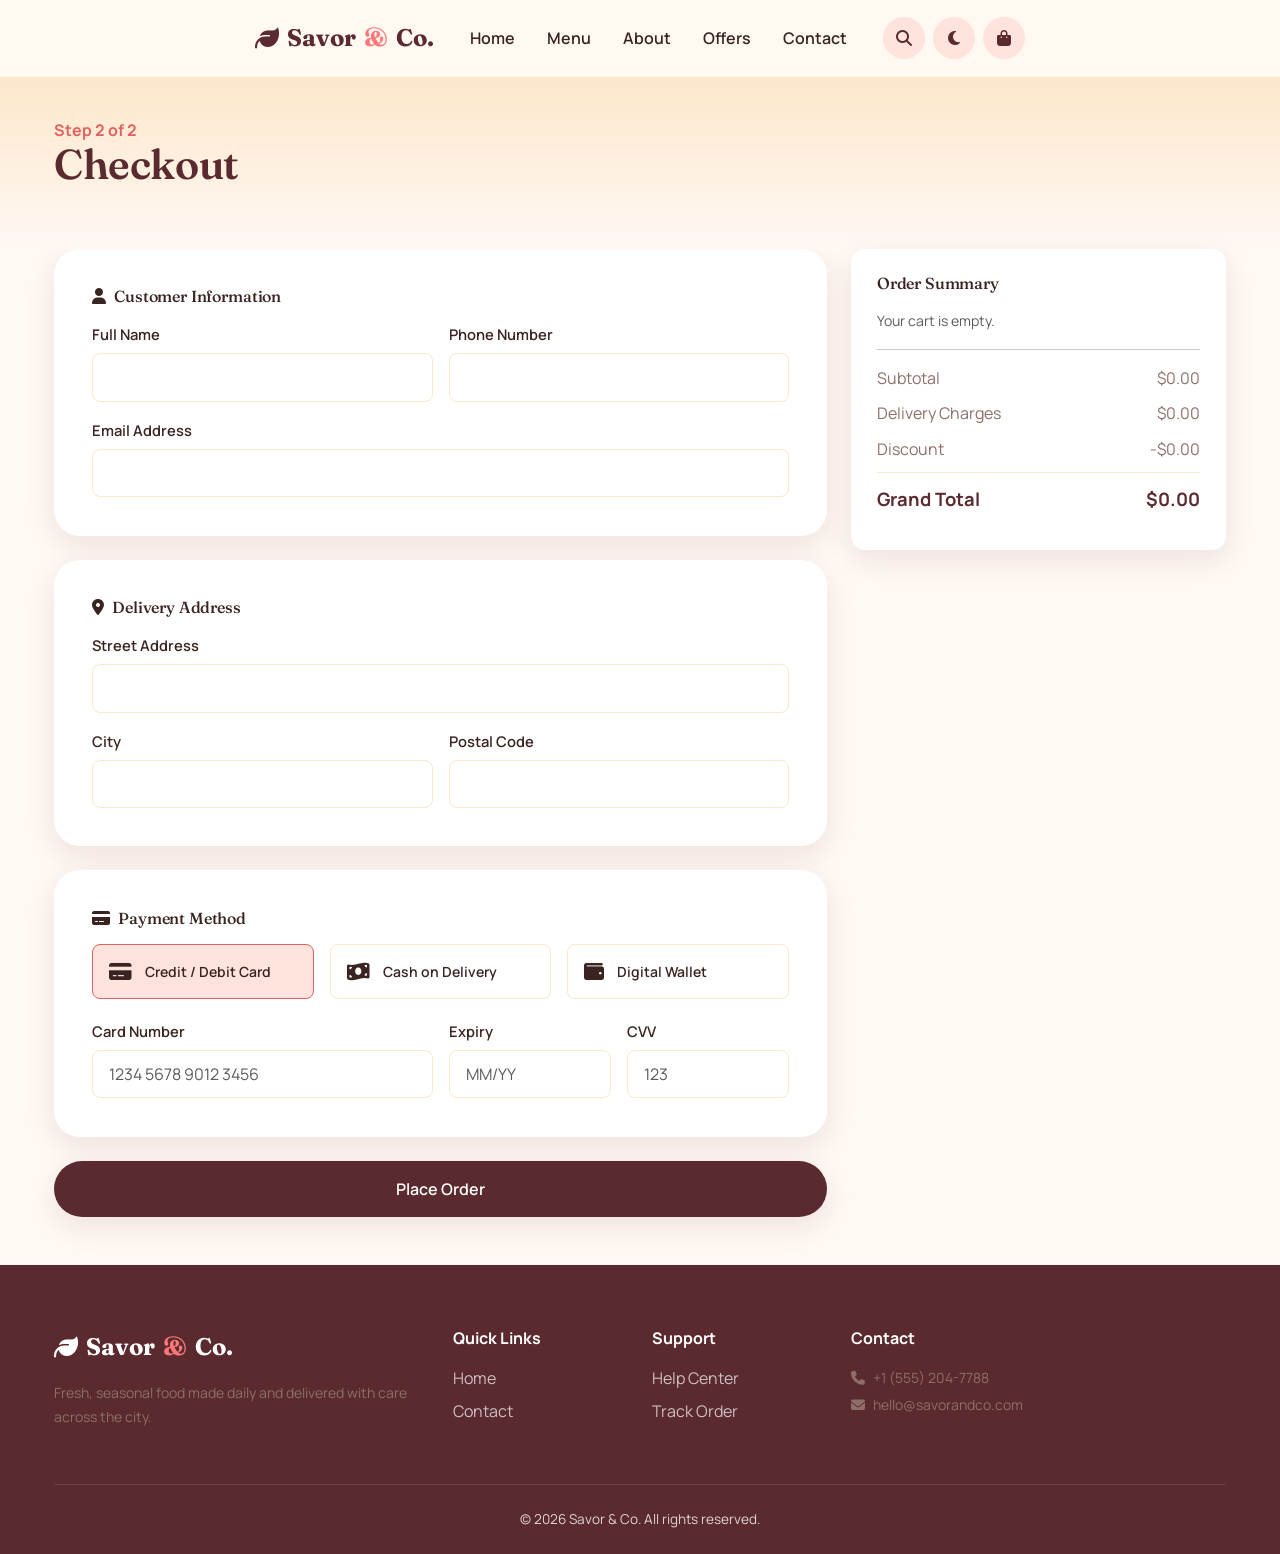
<file: checkout.html>
<!DOCTYPE html>
<html lang="en">
<head>
<script>
(function () {
  // Apply saved theme immediately, before CSS/paint, to avoid a flash
  try {
    var t = localStorage.getItem("savorco_theme") || "light";
    document.documentElement.setAttribute("data-theme", t);
  } catch (e) {}

  // Register the broken-image fallback as early as possible (before
  // any <img> in <body> starts loading) so fast failures are always
  // caught -- a listener attached later (e.g. at DOMContentLoaded)
  // can miss images that error out immediately.
  document.addEventListener("error", function (evt) {
    var img = evt.target;
    if (!img || img.tagName !== "IMG" || img.dataset.fallbackApplied) return;
    img.dataset.fallbackApplied = "true";
    var ph = document.createElement("div");
    ph.className = (img.className || "") + " img-fallback";
    // Preserve the original <img>'s inline size (e.g. small circular
    // thumbnails) so the placeholder doesn't balloon to fill its
    // parent card -- only className is inherited by default.
    if (img.getAttribute("style")) ph.setAttribute("style", img.getAttribute("style"));
    ph.setAttribute("role", "img");
    ph.setAttribute("aria-label", img.alt || "Image unavailable");
    ph.innerHTML = '<i class="fa-solid fa-bowl-food"></i>';
    if (img.parentNode) img.parentNode.replaceChild(ph, img);
  }, true);
})();
</script>
<meta charset="UTF-8">
<meta name="viewport" content="width=device-width, initial-scale=1.0">
<title>Checkout — Savor & Co.</title>
<meta name="description" content="Complete your order — delivery details, payment method and confirmation.">
<link rel="preconnect" href="https://fonts.googleapis.com">
<link href="https://fonts.googleapis.com/css2?family=Fraunces:wght@500;600;700&family=Manrope:wght@400;500;600;700;800&display=swap" rel="stylesheet">
<link href="https://cdn.jsdelivr.net/npm/bootstrap@5.3.3/dist/css/bootstrap.min.css" rel="stylesheet">
<link rel="stylesheet" href="https://cdnjs.cloudflare.com/ajax/libs/font-awesome/6.5.2/css/all.min.css">
<link rel="stylesheet" href="style.css">
</head>
<body data-page="checkout">

<div id="loading-screen">
  <div class="loader-mark"></div>
  <div class="loader-text">Savor & Co.</div>
</div>

<nav class="site-navbar navbar navbar-expand-lg">
  <div class="container-narrow d-flex align-items-center justify-content-between">
    <a href="index.html" class="brand-mark"><i class="fa-solid fa-leaf"></i> Savor<span>&</span>Co.</a>
    <button class="navbar-toggler border-0" type="button" data-bs-toggle="collapse" data-bs-target="#mainNavbar">
      <i class="fa-solid fa-bars fs-4"></i>
    </button>
    <div class="collapse navbar-collapse flex-grow-0" id="mainNavbar">
      <ul class="navbar-nav mx-lg-4 gap-lg-2">
        <li class="nav-item"><a class="nav-link nav-link-custom" href="index.html">Home</a></li>
        <li class="nav-item"><a class="nav-link nav-link-custom" href="menu.html">Menu</a></li>
        <li class="nav-item"><a class="nav-link nav-link-custom" href="about.html">About</a></li>
        <li class="nav-item"><a class="nav-link nav-link-custom" href="offers.html">Offers</a></li>
        <li class="nav-item"><a class="nav-link nav-link-custom" href="contact.html">Contact</a></li>
      </ul>
      <div class="d-flex align-items-center gap-2 mt-3 mt-lg-0">
        <a href="menu.html" class="btn-icon-circle" aria-label="Search"><i class="fa-solid fa-magnifying-glass"></i></a>
        <button class="btn-icon-circle theme-toggle-btn" id="themeToggleBtn" type="button" aria-label="Toggle dark mode">
          <i class="fa-solid fa-moon"></i><i class="fa-solid fa-sun"></i>
        </button>
        <a href="cart.html" class="btn-icon-circle cart-badge-wrap" aria-label="Cart">
          <i class="fa-solid fa-bag-shopping"></i>
          <span class="cart-count-badge js-cart-count">0</span>
        </a>
      </div>
    </div>
  </div>
</nav>

<header class="hero" style="padding:2.6rem 0;">
  <div class="container-narrow reveal up in-view">
    <span class="hero-eyebrow">Step 2 of 2</span>
    <h1 style="font-size:clamp(1.8rem,3.4vw,2.6rem);">Checkout</h1>
  </div>
</header>

<!-- =========================
     CHECKOUT FORM
========================= -->
<section class="container-narrow pb-5" id="checkout-form-section">
  <div class="row g-4">
    <div class="col-lg-8">
      <form id="checkoutForm" class="needs-validation" novalidate>

        <!-- Customer info -->
        <div class="form-card mb-4">
          <h2 class="h6 mb-3"><i class="fa-solid fa-user me-2"></i>Customer Information</h2>
          <div class="row g-3">
            <div class="col-md-6">
              <label class="form-label">Full Name</label>
              <input type="text" class="form-control" required>
              <div class="invalid-feedback">Please enter your name.</div>
            </div>
            <div class="col-md-6">
              <label class="form-label">Phone Number</label>
              <input type="tel" class="form-control" required>
              <div class="invalid-feedback">Phone number is required.</div>
            </div>
            <div class="col-12">
              <label class="form-label">Email Address</label>
              <input type="email" class="form-control" required>
              <div class="invalid-feedback">Please enter a valid email.</div>
            </div>
          </div>
        </div>

        <!-- Delivery address -->
        <div class="form-card mb-4">
          <h2 class="h6 mb-3"><i class="fa-solid fa-location-dot me-2"></i>Delivery Address</h2>
          <div class="row g-3">
            <div class="col-12">
              <label class="form-label">Street Address</label>
              <input type="text" class="form-control" required>
              <div class="invalid-feedback">Address is required.</div>
            </div>
            <div class="col-md-6">
              <label class="form-label">City</label>
              <input type="text" class="form-control" required>
              <div class="invalid-feedback">City is required.</div>
            </div>
            <div class="col-md-6">
              <label class="form-label">Postal Code</label>
              <input type="text" class="form-control" required>
              <div class="invalid-feedback">Postal code is required.</div>
            </div>
          </div>
        </div>

        <!-- Payment method -->
        <div class="form-card mb-4">
          <h2 class="h6 mb-3"><i class="fa-solid fa-credit-card me-2"></i>Payment Method</h2>
          <div class="row g-3">
            <div class="col-md-4">
              <label class="payment-option selected" data-pay="card">
                <input type="radio" name="payment" value="card" checked class="d-none">
                <i class="fa-solid fa-credit-card fs-5"></i>
                <span class="fw-semibold small">Credit / Debit Card</span>
              </label>
            </div>
            <div class="col-md-4">
              <label class="payment-option" data-pay="cash">
                <input type="radio" name="payment" value="cash" class="d-none">
                <i class="fa-solid fa-money-bill-wave fs-5"></i>
                <span class="fw-semibold small">Cash on Delivery</span>
              </label>
            </div>
            <div class="col-md-4">
              <label class="payment-option" data-pay="wallet">
                <input type="radio" name="payment" value="wallet" class="d-none">
                <i class="fa-solid fa-wallet fs-5"></i>
                <span class="fw-semibold small">Digital Wallet</span>
              </label>
            </div>
          </div>
          <div id="cardFieldsWrap" class="row g-3 mt-1">
            <div class="col-md-6">
              <label class="form-label">Card Number</label>
              <input type="text" class="form-control" placeholder="1234 5678 9012 3456" id="cardNumberInput">
              <div class="invalid-feedback">Please enter a valid card number.</div>
            </div>
            <div class="col-md-3">
              <label class="form-label">Expiry</label>
              <input type="text" class="form-control" placeholder="MM/YY" id="cardExpiryInput">
              <div class="invalid-feedback">Required.</div>
            </div>
            <div class="col-md-3">
              <label class="form-label">CVV</label>
              <input type="text" class="form-control" placeholder="123" id="cardCvvInput">
              <div class="invalid-feedback">Required.</div>
            </div>
          </div>
        </div>

        <button type="submit" class="btn-brand w-100 py-3">Place Order</button>
      </form>
    </div>

    <div class="col-lg-4">
      <div class="summary-card">
        <h3 class="h6 mb-3">Order Summary</h3>
        <div id="checkout-items-list" class="mb-3"></div>
        <hr>
        <div class="summary-row"><span>Subtotal</span><span class="js-subtotal">$0.00</span></div>
        <div class="summary-row"><span>Delivery Charges</span><span class="js-delivery">$0.00</span></div>
        <div class="summary-row"><span>Discount</span><span class="js-discount">-$0.00</span></div>
        <div class="summary-row total"><span>Grand Total</span><span class="js-total">$0.00</span></div>
      </div>
    </div>
  </div>
</section>

<!-- =========================
     ORDER CONFIRMATION (shown after successful "placement")
========================= -->
<section class="container-narrow pb-5 d-none" id="order-confirmation-section">
  <div class="text-center mx-auto" style="max-width:480px;">
    <div class="confirm-check"><i class="fa-solid fa-check"></i></div>
    <h2 class="h3">Order Confirmed!</h2>
    <p class="text-muted">Thank you — your order has been placed and is being prepared. A confirmation has been sent to your email.</p>
    <p class="fw-bold" style="color:var(--fresh-green);">Estimated delivery: 25–35 minutes</p>
    <a href="index.html" class="btn-brand mt-3">Back to Home</a>
  </div>
</section>

<footer class="site-footer">
  <div class="container-narrow">
    <div class="row g-4">
      <div class="col-lg-4">
        <a href="index.html" class="brand-mark text-white mb-3 d-inline-flex"><i class="fa-solid fa-leaf"></i> Savor<span>&</span>Co.</a>
        <p class="small">Fresh, seasonal food made daily and delivered with care across the city.</p>
      </div>
      <div class="col-6 col-lg-2">
        <h6>Quick Links</h6>
        <ul class="list-unstyled footer-links">
          <li><a href="index.html">Home</a></li>
          <li><a href="contact.html">Contact</a></li>
        </ul>
      </div>
      <div class="col-6 col-lg-2">
        <h6>Support</h6>
        <ul class="list-unstyled footer-links">
          <li><a href="contact.html">Help Center</a></li>
          <li><a href="contact.html">Track Order</a></li>
        </ul>
      </div>
      <div class="col-lg-4">
        <h6>Contact</h6>
        <p class="small mb-1"><i class="fa-solid fa-phone me-2"></i>+1 (555) 204-7788</p>
        <p class="small mb-0"><i class="fa-solid fa-envelope me-2"></i>hello@savorandco.com</p>
      </div>
    </div>
    <div class="footer-bottom text-center">© 2026 Savor & Co. All rights reserved.</div>
  </div>
</footer>

<script src="https://cdn.jsdelivr.net/npm/bootstrap@5.3.3/dist/js/bootstrap.bundle.min.js"></script>
<script src="site.js"></script>
<script>
  // ---------------------------------------------------------
  // PAYMENT METHOD SELECTOR
  // ---------------------------------------------------------
  document.querySelectorAll(".payment-option").forEach((opt) => {
    opt.addEventListener("click", () => {
      document.querySelectorAll(".payment-option").forEach((o) => o.classList.remove("selected"));
      opt.classList.add("selected");
      opt.querySelector("input").checked = true;
      document.getElementById("cardFieldsWrap").style.display = opt.dataset.pay === "card" ? "flex" : "none";
    });
  });

  // ---------------------------------------------------------
  // CHECKOUT SUBMIT -> ORDER CONFIRMATION ANIMATION
  // ---------------------------------------------------------
  document.addEventListener("DOMContentLoaded", () => {
    const form = document.getElementById("checkoutForm");
    form.addEventListener("submit", (e) => {
      e.preventDefault();
      form.classList.add("was-validated");
      if (!form.checkValidity()) return;
      if (cartSubtotal() <= 0) {
        showToast("Your cart is empty.", "error");
        return;
      }
      clearCart();
      document.getElementById("checkout-form-section").classList.add("d-none");
      document.getElementById("order-confirmation-section").classList.remove("d-none");
      window.scrollTo({ top: 0, behavior: "smooth" });
    });
  });
</script>
</body>
</html>
</file>
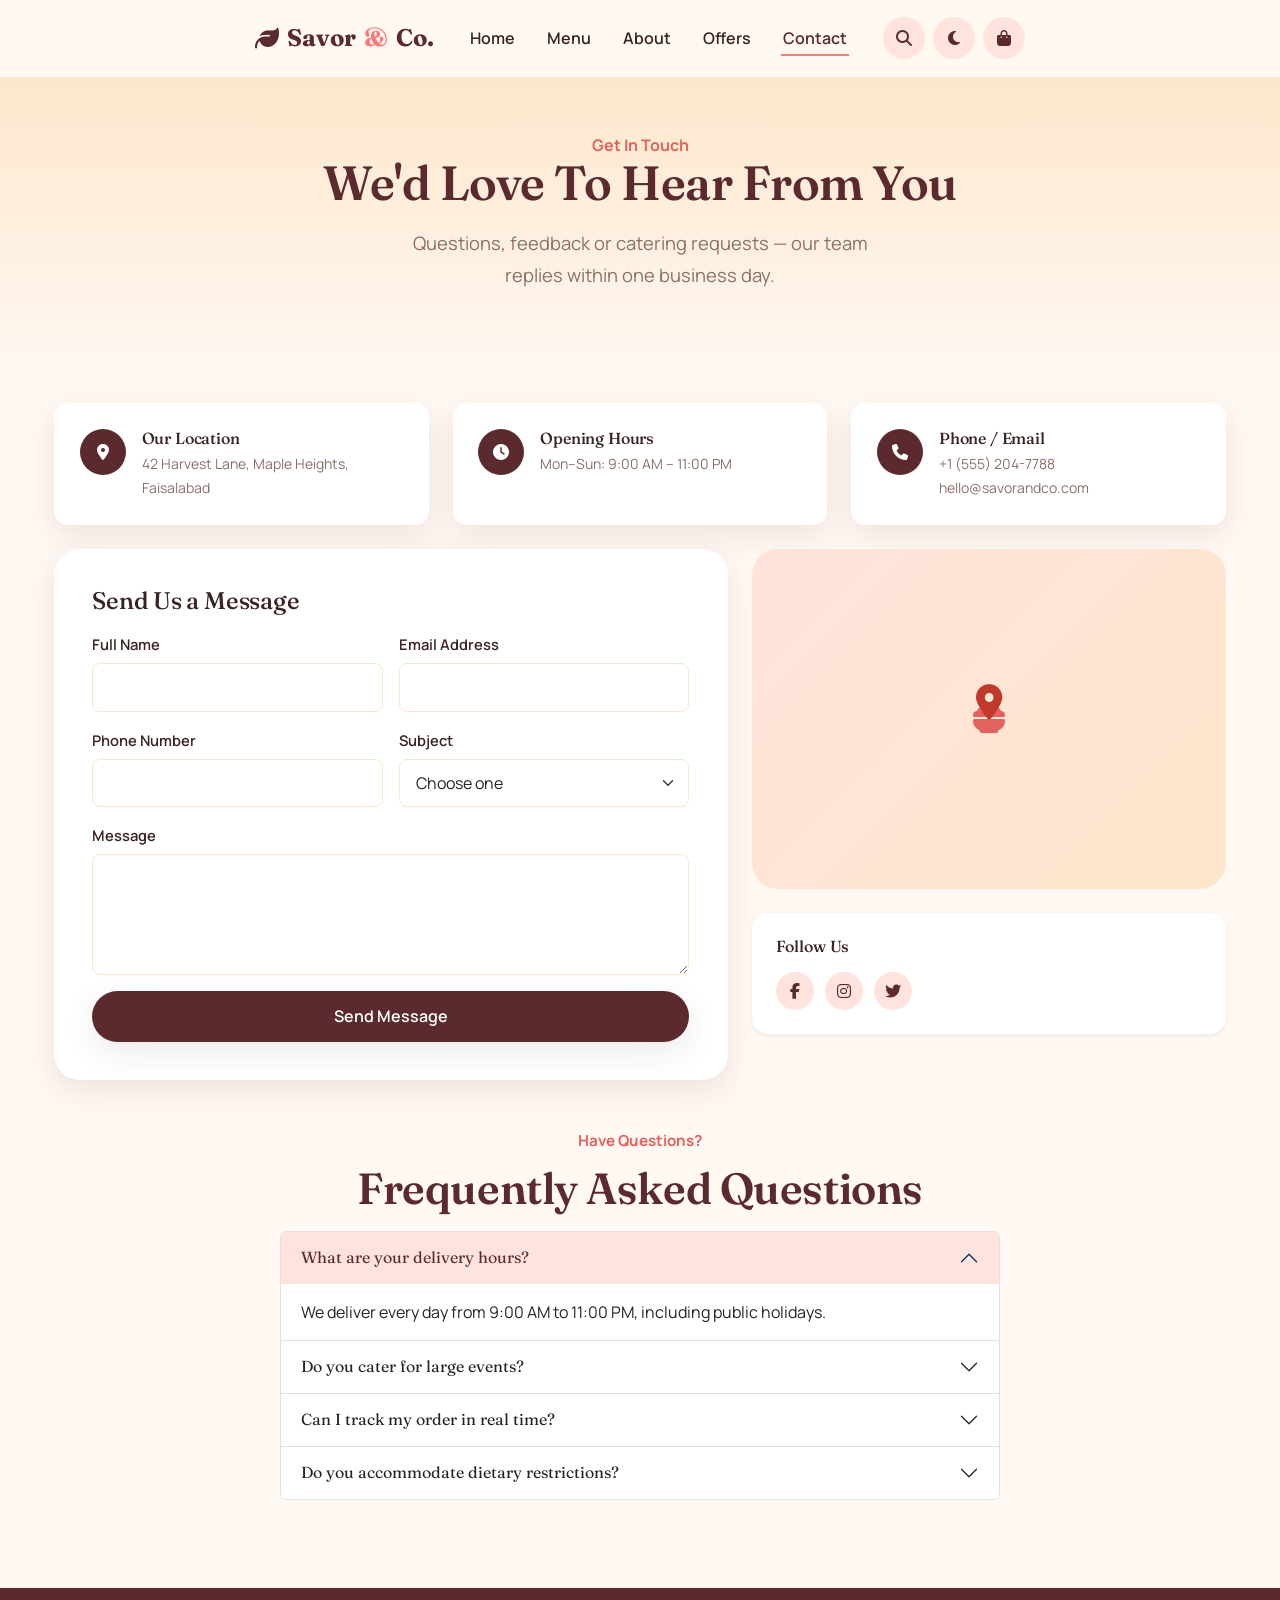
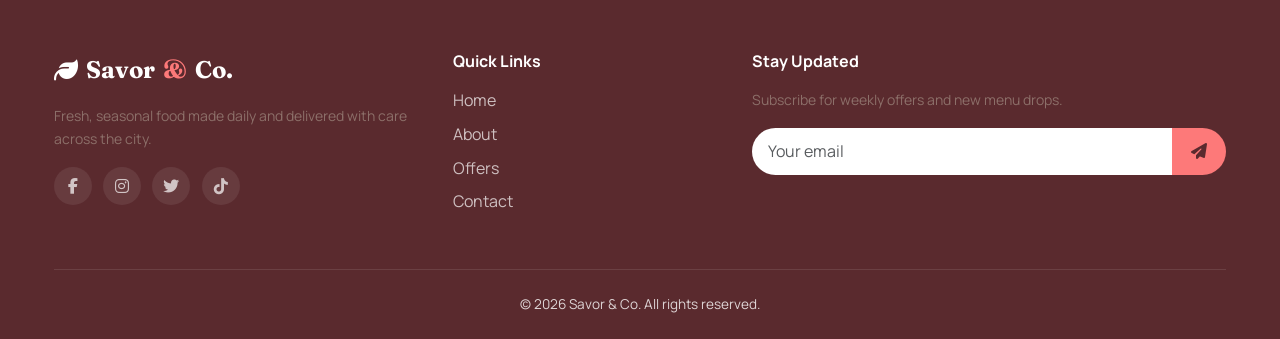
<file: contact.html>
<!DOCTYPE html>
<html lang="en">
<head>
<script>
(function () {
  // Apply saved theme immediately, before CSS/paint, to avoid a flash
  try {
    var t = localStorage.getItem("savorco_theme") || "light";
    document.documentElement.setAttribute("data-theme", t);
  } catch (e) {}

  // Register the broken-image fallback as early as possible (before
  // any <img> in <body> starts loading) so fast failures are always
  // caught -- a listener attached later (e.g. at DOMContentLoaded)
  // can miss images that error out immediately.
  document.addEventListener("error", function (evt) {
    var img = evt.target;
    if (!img || img.tagName !== "IMG" || img.dataset.fallbackApplied) return;
    img.dataset.fallbackApplied = "true";
    var ph = document.createElement("div");
    ph.className = (img.className || "") + " img-fallback";
    // Preserve the original <img>'s inline size (e.g. small circular
    // thumbnails) so the placeholder doesn't balloon to fill its
    // parent card -- only className is inherited by default.
    if (img.getAttribute("style")) ph.setAttribute("style", img.getAttribute("style"));
    ph.setAttribute("role", "img");
    ph.setAttribute("aria-label", img.alt || "Image unavailable");
    ph.innerHTML = '<i class="fa-solid fa-bowl-food"></i>';
    if (img.parentNode) img.parentNode.replaceChild(ph, img);
  }, true);
})();
</script>
<meta charset="UTF-8">
<meta name="viewport" content="width=device-width, initial-scale=1.0">
<title>Contact Us — Savor & Co.</title>
<meta name="description" content="Get in touch with Savor & Co. — location, hours, contact form and FAQs.">
<link rel="preconnect" href="https://fonts.googleapis.com">
<link href="https://fonts.googleapis.com/css2?family=Fraunces:wght@500;600;700&family=Manrope:wght@400;500;600;700;800&display=swap" rel="stylesheet">
<link href="https://cdn.jsdelivr.net/npm/bootstrap@5.3.3/dist/css/bootstrap.min.css" rel="stylesheet">
<link rel="stylesheet" href="https://cdnjs.cloudflare.com/ajax/libs/font-awesome/6.5.2/css/all.min.css">
<link rel="stylesheet" href="style.css">
</head>
<body data-page="contact">

<div id="loading-screen">
  <div class="loader-mark"></div>
  <div class="loader-text">Savor & Co.</div>
</div>

<nav class="site-navbar navbar navbar-expand-lg">
  <div class="container-narrow d-flex align-items-center justify-content-between">
    <a href="index.html" class="brand-mark"><i class="fa-solid fa-leaf"></i> Savor<span>&</span>Co.</a>
    <button class="navbar-toggler border-0" type="button" data-bs-toggle="collapse" data-bs-target="#mainNavbar">
      <i class="fa-solid fa-bars fs-4"></i>
    </button>
    <div class="collapse navbar-collapse flex-grow-0" id="mainNavbar">
      <ul class="navbar-nav mx-lg-4 gap-lg-2">
        <li class="nav-item"><a class="nav-link nav-link-custom" href="index.html">Home</a></li>
        <li class="nav-item"><a class="nav-link nav-link-custom" href="menu.html">Menu</a></li>
        <li class="nav-item"><a class="nav-link nav-link-custom" href="about.html">About</a></li>
        <li class="nav-item"><a class="nav-link nav-link-custom" href="offers.html">Offers</a></li>
        <li class="nav-item"><a class="nav-link nav-link-custom active" href="contact.html">Contact</a></li>
      </ul>
      <div class="d-flex align-items-center gap-2 mt-3 mt-lg-0">
        <a href="menu.html" class="btn-icon-circle" aria-label="Search"><i class="fa-solid fa-magnifying-glass"></i></a>
        <button class="btn-icon-circle theme-toggle-btn" id="themeToggleBtn" type="button" aria-label="Toggle dark mode">
          <i class="fa-solid fa-moon"></i><i class="fa-solid fa-sun"></i>
        </button>
        <a href="cart.html" class="btn-icon-circle cart-badge-wrap" aria-label="Cart">
          <i class="fa-solid fa-bag-shopping"></i>
          <span class="cart-count-badge js-cart-count">0</span>
        </a>
      </div>
    </div>
  </div>
</nav>

<header class="hero" style="padding:3.5rem 0;">
  <div class="container-narrow text-center reveal up in-view">
    <span class="hero-eyebrow">Get In Touch</span>
    <h1 style="font-size:clamp(2rem,4vw,3rem);">We'd Love To Hear From You</h1>
    <p class="lead-text mx-auto">Questions, feedback or catering requests — our team replies within one business day.</p>
  </div>
</header>

<!-- =========================
     CONTACT INFO CARDS
========================= -->
<section class="container-narrow py-4">
  <div class="row g-4">
    <div class="col-md-4 reveal up">
      <div class="contact-info-card">
        <div class="contact-icon"><i class="fa-solid fa-location-dot"></i></div>
        <div>
          <h3 class="h6 mb-1">Our Location</h3>
          <p class="small mb-0">42 Harvest Lane, Maple Heights, Faisalabad</p>
        </div>
      </div>
    </div>
    <div class="col-md-4 reveal up">
      <div class="contact-info-card">
        <div class="contact-icon"><i class="fa-solid fa-clock"></i></div>
        <div>
          <h3 class="h6 mb-1">Opening Hours</h3>
          <p class="small mb-0">Mon–Sun: 9:00 AM – 11:00 PM</p>
        </div>
      </div>
    </div>
    <div class="col-md-4 reveal up">
      <div class="contact-info-card">
        <div class="contact-icon"><i class="fa-solid fa-phone"></i></div>
        <div>
          <h3 class="h6 mb-1">Phone / Email</h3>
          <p class="small mb-0">+1 (555) 204-7788<br>hello@savorandco.com</p>
        </div>
      </div>
    </div>
  </div>
</section>

<!-- =========================
     CONTACT FORM + MAP
========================= -->
<section class="container-narrow pb-5">
  <div class="row g-4">
    <div class="col-lg-7 reveal left">
      <div class="form-card">
        <h2 class="h4 mb-3">Send Us a Message</h2>
        <form id="contactForm" class="row g-3 needs-validation" novalidate>
          <div class="col-md-6">
            <label class="form-label">Full Name</label>
            <input type="text" class="form-control" required>
            <div class="invalid-feedback">Please enter your name.</div>
          </div>
          <div class="col-md-6">
            <label class="form-label">Email Address</label>
            <input type="email" class="form-control" required>
            <div class="invalid-feedback">Please enter a valid email.</div>
          </div>
          <div class="col-md-6">
            <label class="form-label">Phone Number</label>
            <input type="tel" class="form-control" required>
            <div class="invalid-feedback">Phone number is required.</div>
          </div>
          <div class="col-md-6">
            <label class="form-label">Subject</label>
            <select class="form-select" required>
              <option value="" selected disabled>Choose one</option>
              <option>General Inquiry</option>
              <option>Catering Request</option>
              <option>Feedback</option>
              <option>Order Issue</option>
            </select>
            <div class="invalid-feedback">Please choose a subject.</div>
          </div>
          <div class="col-12">
            <label class="form-label">Message</label>
            <textarea class="form-control" rows="4" required></textarea>
            <div class="invalid-feedback">Please write a message.</div>
          </div>
          <div class="col-12">
            <button type="submit" class="btn-brand w-100">Send Message</button>
          </div>
        </form>
      </div>
    </div>
    <div class="col-lg-5 reveal right">
      <div class="map-placeholder mb-4">
        <img src="https://images.unsplash.com/photo-1524661135-423995f22d0b?q=80&w=900&auto=format&fit=crop" alt="Map view of our neighbourhood location" style="width:100%;height:100%;object-fit:cover;">
        <i class="fa-solid fa-location-dot map-pin"></i>
      </div>
      <div class="p-4 rounded-4 bg-white shadow-sm">
        <h3 class="h6 mb-3">Follow Us</h3>
        <div class="social-icon-row" style="margin-top:0;">
          <a href="https://www.facebook.com/savorandco" target="_blank" rel="noopener" style="background:var(--fresh-green-light); color:var(--deep-green);" aria-label="Facebook"><i class="fa-brands fa-facebook-f"></i></a>
          <a href="https://www.instagram.com/savorandco" target="_blank" rel="noopener" style="background:var(--fresh-green-light); color:var(--deep-green);" aria-label="Instagram"><i class="fa-brands fa-instagram"></i></a>
          <a href="https://twitter.com/savorandco" target="_blank" rel="noopener" style="background:var(--fresh-green-light); color:var(--deep-green);" aria-label="Twitter"><i class="fa-brands fa-twitter"></i></a>
        </div>
      </div>
    </div>
  </div>
</section>

<!-- =========================
     FAQ ACCORDION
========================= -->
<section class="section pt-0">
  <div class="container-narrow">
    <div class="text-center reveal up">
      <span class="section-label">Have Questions?</span>
      <h2 class="section-heading">Frequently Asked Questions</h2>
    </div>
    <div class="accordion mt-3 reveal up" id="faqAccordion" style="max-width:720px;margin:0 auto;">
      <div class="accordion-item">
        <h3 class="accordion-header">
          <button class="accordion-button" type="button" data-bs-toggle="collapse" data-bs-target="#faq1">
            What are your delivery hours?
          </button>
        </h3>
        <div id="faq1" class="accordion-collapse collapse show" data-bs-parent="#faqAccordion">
          <div class="accordion-body">We deliver every day from 9:00 AM to 11:00 PM, including public holidays.</div>
        </div>
      </div>
      <div class="accordion-item">
        <h3 class="accordion-header">
          <button class="accordion-button collapsed" type="button" data-bs-toggle="collapse" data-bs-target="#faq2">
            Do you cater for large events?
          </button>
        </h3>
        <div id="faq2" class="accordion-collapse collapse" data-bs-parent="#faqAccordion">
          <div class="accordion-body">Yes — select "Catering Request" in the contact form above and our events team will reach out within 24 hours.</div>
        </div>
      </div>
      <div class="accordion-item">
        <h3 class="accordion-header">
          <button class="accordion-button collapsed" type="button" data-bs-toggle="collapse" data-bs-target="#faq3">
            Can I track my order in real time?
          </button>
        </h3>
        <div id="faq3" class="accordion-collapse collapse" data-bs-parent="#faqAccordion">
          <div class="accordion-body">Once your order is placed, you'll get status updates by email from confirmation through delivery.</div>
        </div>
      </div>
      <div class="accordion-item">
        <h3 class="accordion-header">
          <button class="accordion-button collapsed" type="button" data-bs-toggle="collapse" data-bs-target="#faq4">
            Do you accommodate dietary restrictions?
          </button>
        </h3>
        <div id="faq4" class="accordion-collapse collapse" data-bs-parent="#faqAccordion">
          <div class="accordion-body">Absolutely — most dishes have vegetarian options, and our team is happy to note allergies on request.</div>
        </div>
      </div>
    </div>
  </div>
</section>

<footer class="site-footer">
  <div class="container-narrow">
    <div class="row g-4">
      <div class="col-lg-4">
        <a href="index.html" class="brand-mark text-white mb-3 d-inline-flex"><i class="fa-solid fa-leaf"></i> Savor<span>&</span>Co.</a>
        <p class="small">Fresh, seasonal food made daily and delivered with care across the city.</p>
        <div class="social-icon-row">
          <a href="https://www.facebook.com/savorandco" target="_blank" rel="noopener" aria-label="Facebook"><i class="fa-brands fa-facebook-f"></i></a>
          <a href="https://www.instagram.com/savorandco" target="_blank" rel="noopener" aria-label="Instagram"><i class="fa-brands fa-instagram"></i></a>
          <a href="https://twitter.com/savorandco" target="_blank" rel="noopener" aria-label="Twitter"><i class="fa-brands fa-twitter"></i></a>
          <a href="https://www.tiktok.com/@savorandco" target="_blank" rel="noopener" aria-label="TikTok"><i class="fa-brands fa-tiktok"></i></a>
        </div>
      </div>
      <div class="col-6 col-lg-3">
        <h6>Quick Links</h6>
        <ul class="list-unstyled footer-links">
          <li><a href="index.html">Home</a></li>
          <li><a href="about.html">About</a></li>
          <li><a href="offers.html">Offers</a></li>
          <li><a href="contact.html">Contact</a></li>
        </ul>
      </div>
      <div class="col-lg-5">
        <h6>Stay Updated</h6>
        <p class="small">Subscribe for weekly offers and new menu drops.</p>
        <form class="d-flex newsletter-form" onsubmit="event.preventDefault(); showToast('Subscribed successfully!');">
          <input type="email" class="form-control" placeholder="Your email" required>
          <button type="submit"><i class="fa-solid fa-paper-plane"></i></button>
        </form>
      </div>
    </div>
    <div class="footer-bottom text-center">© 2026 Savor & Co. All rights reserved.</div>
  </div>
</footer>

<script src="https://cdn.jsdelivr.net/npm/bootstrap@5.3.3/dist/js/bootstrap.bundle.min.js"></script>
<script src="site.js"></script>
<script>
  document.addEventListener("DOMContentLoaded", () => {
    const form = document.getElementById("contactForm");
    attachFormValidation(form);
    form.addEventListener("submit", () => {
      if (form.checkValidity()) showToast("Message sent! We'll reply within one business day.");
    });
  });
</script>
</body>
</html>
</file>
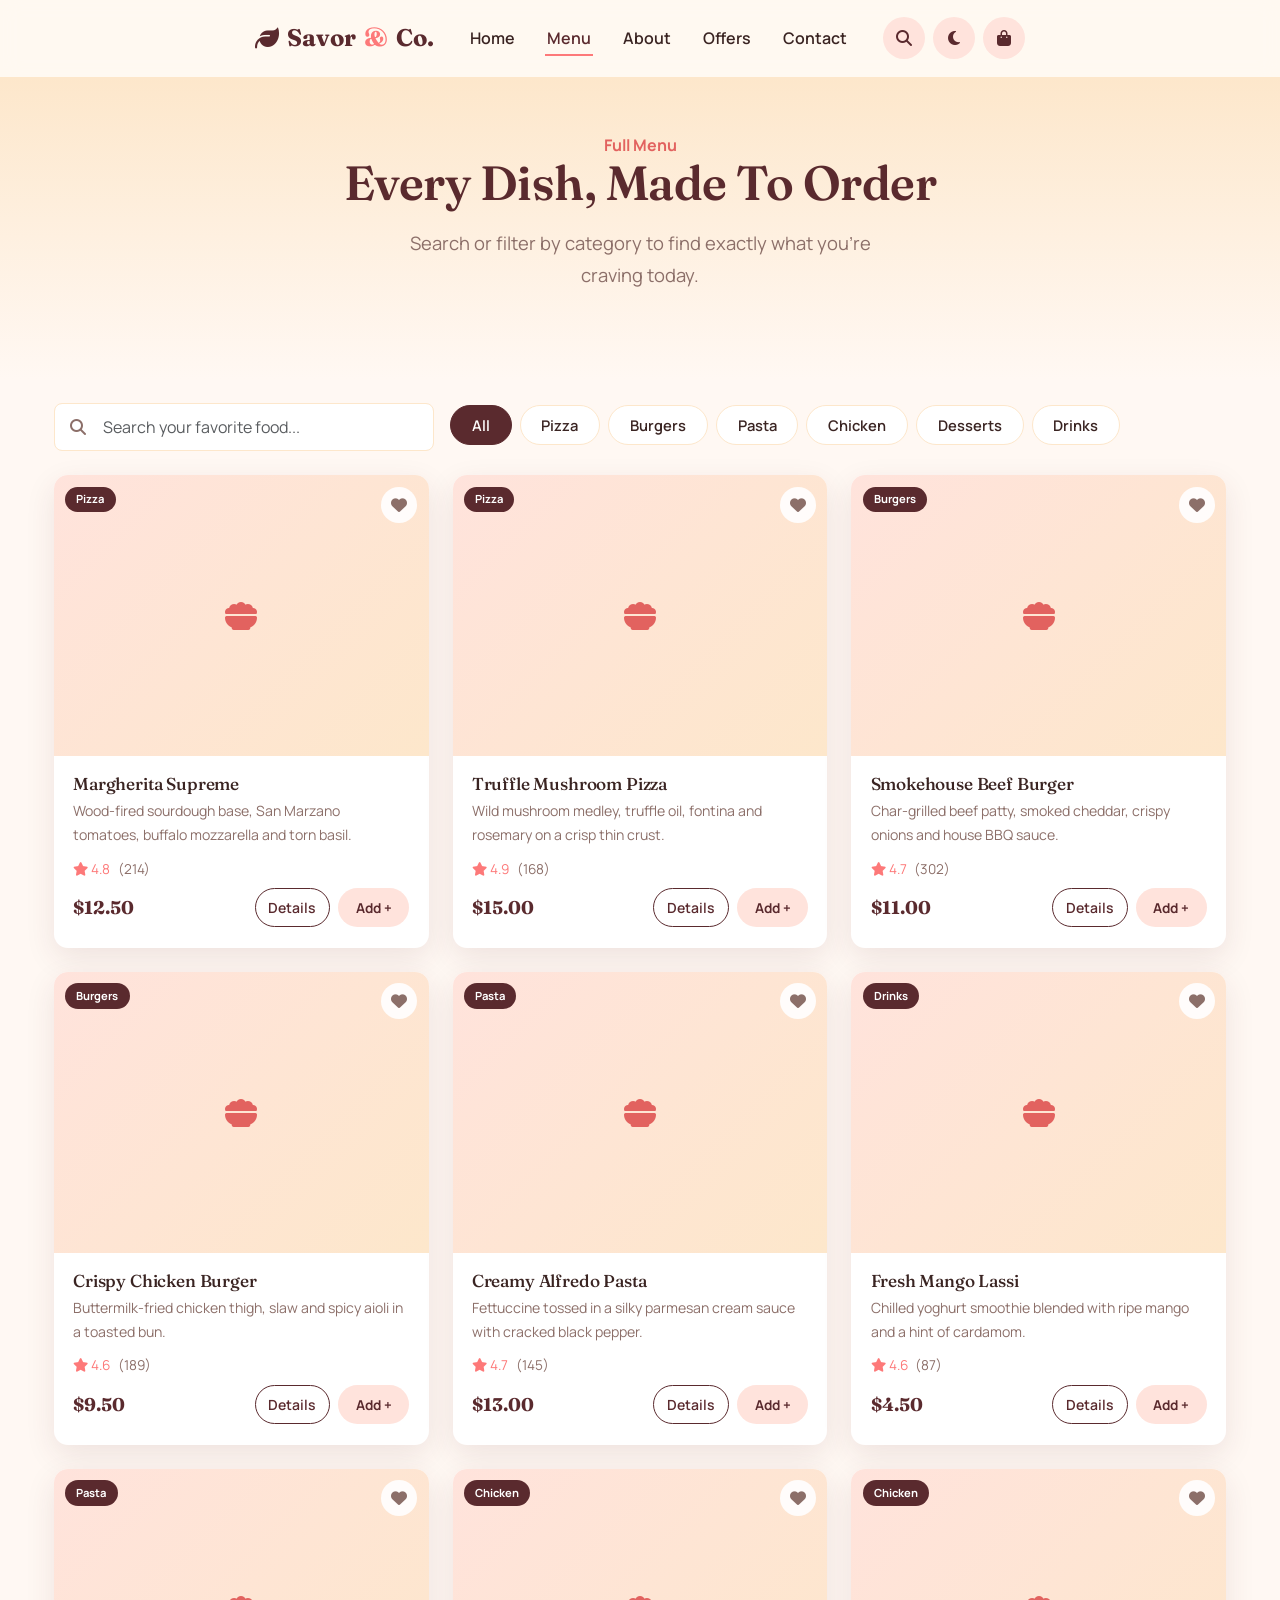
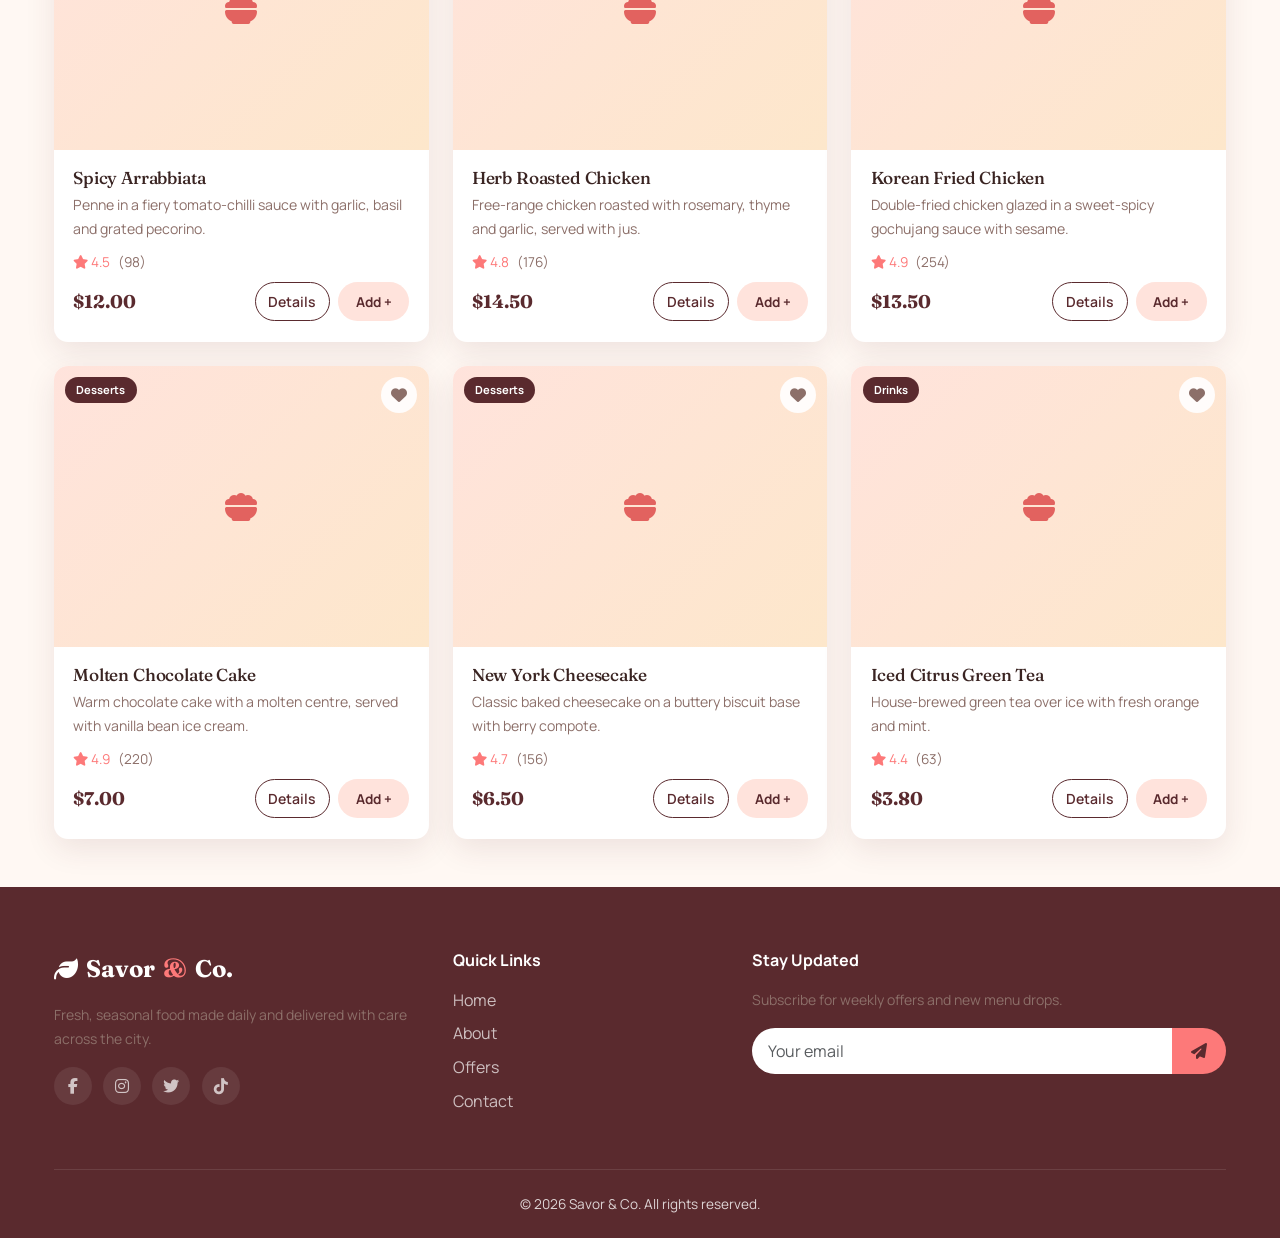
<file: menu.html>
<!DOCTYPE html>
<html lang="en">
<head>
<script>
(function () {
  // Apply saved theme immediately, before CSS/paint, to avoid a flash
  try {
    var t = localStorage.getItem("savorco_theme") || "light";
    document.documentElement.setAttribute("data-theme", t);
  } catch (e) {}

  // Register the broken-image fallback as early as possible (before
  // any <img> in <body> starts loading) so fast failures are always
  // caught -- a listener attached later (e.g. at DOMContentLoaded)
  // can miss images that error out immediately.
  document.addEventListener("error", function (evt) {
    var img = evt.target;
    if (!img || img.tagName !== "IMG" || img.dataset.fallbackApplied) return;
    img.dataset.fallbackApplied = "true";
    var ph = document.createElement("div");
    ph.className = (img.className || "") + " img-fallback";
    // Preserve the original <img>'s inline size (e.g. small circular
    // thumbnails) so the placeholder doesn't balloon to fill its
    // parent card -- only className is inherited by default.
    if (img.getAttribute("style")) ph.setAttribute("style", img.getAttribute("style"));
    ph.setAttribute("role", "img");
    ph.setAttribute("aria-label", img.alt || "Image unavailable");
    ph.innerHTML = '<i class="fa-solid fa-bowl-food"></i>';
    if (img.parentNode) img.parentNode.replaceChild(ph, img);
  }, true);
})();
</script>
<meta charset="UTF-8">
<meta name="viewport" content="width=device-width, initial-scale=1.0">
<title>Menu — Savor & Co.</title>
<meta name="description" content="Browse our full food menu — search, filter by category and add your favorites to cart.">
<link rel="preconnect" href="https://fonts.googleapis.com">
<link href="https://fonts.googleapis.com/css2?family=Fraunces:wght@500;600;700&family=Manrope:wght@400;500;600;700;800&display=swap" rel="stylesheet">
<link href="https://cdn.jsdelivr.net/npm/bootstrap@5.3.3/dist/css/bootstrap.min.css" rel="stylesheet">
<link rel="stylesheet" href="https://cdnjs.cloudflare.com/ajax/libs/font-awesome/6.5.2/css/all.min.css">
<link rel="stylesheet" href="style.css">
</head>
<body data-page="menu">

<div id="loading-screen">
  <div class="loader-mark"></div>
  <div class="loader-text">Savor & Co.</div>
</div>

<!-- NAVBAR -->
<nav class="site-navbar navbar navbar-expand-lg">
  <div class="container-narrow d-flex align-items-center justify-content-between">
    <a href="index.html" class="brand-mark"><i class="fa-solid fa-leaf"></i> Savor<span>&</span>Co.</a>
    <button class="navbar-toggler border-0" type="button" data-bs-toggle="collapse" data-bs-target="#mainNavbar">
      <i class="fa-solid fa-bars fs-4"></i>
    </button>
    <div class="collapse navbar-collapse flex-grow-0" id="mainNavbar">
      <ul class="navbar-nav mx-lg-4 gap-lg-2">
        <li class="nav-item"><a class="nav-link nav-link-custom" href="index.html">Home</a></li>
        <li class="nav-item"><a class="nav-link nav-link-custom active" href="menu.html">Menu</a></li>
        <li class="nav-item"><a class="nav-link nav-link-custom" href="about.html">About</a></li>
        <li class="nav-item"><a class="nav-link nav-link-custom" href="offers.html">Offers</a></li>
        <li class="nav-item"><a class="nav-link nav-link-custom" href="contact.html">Contact</a></li>
      </ul>
      <div class="d-flex align-items-center gap-2 mt-3 mt-lg-0">
        <a href="menu.html" class="btn-icon-circle" aria-label="Search"><i class="fa-solid fa-magnifying-glass"></i></a>
        <button class="btn-icon-circle theme-toggle-btn" id="themeToggleBtn" type="button" aria-label="Toggle dark mode">
          <i class="fa-solid fa-moon"></i><i class="fa-solid fa-sun"></i>
        </button>
        <a href="cart.html" class="btn-icon-circle cart-badge-wrap" aria-label="Cart">
          <i class="fa-solid fa-bag-shopping"></i>
          <span class="cart-count-badge js-cart-count">0</span>
        </a>
      </div>
    </div>
  </div>
</nav>

<!-- =========================
     MENU PAGE HEADER
========================= -->
<header class="hero" style="padding:3.5rem 0;">
  <div class="container-narrow text-center reveal up in-view">
    <span class="hero-eyebrow">Full Menu</span>
    <h1 style="font-size:clamp(2rem,4vw,3rem);">Every Dish, Made To Order</h1>
    <p class="lead-text mx-auto">Search or filter by category to find exactly what you're craving today.</p>
  </div>
</header>

<!-- =========================
     SEARCH + CATEGORY FILTER
========================= -->
<section class="container-narrow py-4">
  <div class="row g-3 align-items-center reveal up in-view">
    <div class="col-lg-4">
      <div class="position-relative">
        <i class="fa-solid fa-magnifying-glass position-absolute" style="top:50%;left:1rem;transform:translateY(-50%);color:var(--ink-soft);"></i>
        <input type="text" id="food-search-input" class="form-control ps-5" placeholder="Search your favorite food...">
      </div>
    </div>
    <div class="col-lg-8">
      <div class="d-flex flex-nowrap overflow-auto gap-2 pb-1">
        <button class="category-pill active" data-category="all">All</button>
        <button class="category-pill" data-category="pizza">Pizza</button>
        <button class="category-pill" data-category="burgers">Burgers</button>
        <button class="category-pill" data-category="pasta">Pasta</button>
        <button class="category-pill" data-category="chicken">Chicken</button>
        <button class="category-pill" data-category="desserts">Desserts</button>
        <button class="category-pill" data-category="drinks">Drinks</button>
      </div>
    </div>
  </div>
</section>

<!-- =========================
     FOOD GRID
     Populated dynamically by js/menu.js
========================= -->
<section class="container-narrow pb-5">
  <div class="row g-4" id="food-grid"></div>
  <div class="empty-state d-none" id="menu-empty-state">
    <i class="fa-solid fa-utensils"></i>
    <h3 class="h5">No dishes found</h3>
    <p class="text-muted mb-0">Try a different search term or category.</p>
  </div>
</section>

<!-- =========================
     FOOD DETAILS MODAL
========================= -->
<div class="modal fade" id="foodDetailsModal" tabindex="-1" aria-hidden="true">
  <div class="modal-dialog modal-dialog-centered modal-lg">
    <div class="modal-content" style="border-radius:22px; border:none;">
      <div class="modal-header border-0 pb-0">
        <button type="button" class="btn-close" data-bs-dismiss="modal" aria-label="Close"></button>
      </div>
      <div class="modal-body pt-0">
        <div class="row g-4">
          <div class="col-md-5">
            <img id="foodModalImg" src="" alt="" class="food-modal-img">
          </div>
          <div class="col-md-7">
            <h3 id="foodModalName" class="h4"></h3>
            <div id="foodModalRating" class="food-card-rating mb-2"></div>
            <p id="foodModalDesc" class="text-muted"></p>
            <h6 class="small text-uppercase mt-3 mb-2" style="color:var(--ink-soft);">Ingredients</h6>
            <div id="foodModalIngredients"></div>
            <div class="d-flex align-items-center justify-content-between mt-4">
              <span id="foodModalPrice" class="food-price fs-4"></span>
              <div class="qty-control">
                <button onclick="changeModalQty(-1)" aria-label="Decrease quantity">−</button>
                <span id="foodModalQty">1</span>
                <button onclick="changeModalQty(1)" aria-label="Increase quantity">+</button>
              </div>
            </div>
            <button id="foodModalAddBtn" class="btn-brand w-100 mt-3">Add to Cart</button>
          </div>
        </div>
      </div>
    </div>
  </div>
</div>

<!-- FOOTER -->
<footer class="site-footer">
  <div class="container-narrow">
    <div class="row g-4">
      <div class="col-lg-4">
        <a href="index.html" class="brand-mark text-white mb-3 d-inline-flex"><i class="fa-solid fa-leaf"></i> Savor<span>&</span>Co.</a>
        <p class="small">Fresh, seasonal food made daily and delivered with care across the city.</p>
        <div class="social-icon-row">
          <a href="https://www.facebook.com/savorandco" target="_blank" rel="noopener" aria-label="Facebook"><i class="fa-brands fa-facebook-f"></i></a>
          <a href="https://www.instagram.com/savorandco" target="_blank" rel="noopener" aria-label="Instagram"><i class="fa-brands fa-instagram"></i></a>
          <a href="https://twitter.com/savorandco" target="_blank" rel="noopener" aria-label="Twitter"><i class="fa-brands fa-twitter"></i></a>
          <a href="https://www.tiktok.com/@savorandco" target="_blank" rel="noopener" aria-label="TikTok"><i class="fa-brands fa-tiktok"></i></a>
        </div>
      </div>
      <div class="col-6 col-lg-3">
        <h6>Quick Links</h6>
        <ul class="list-unstyled footer-links">
          <li><a href="index.html">Home</a></li>
          <li><a href="about.html">About</a></li>
          <li><a href="offers.html">Offers</a></li>
          <li><a href="contact.html">Contact</a></li>
        </ul>
      </div>
      <div class="col-lg-5">
        <h6>Stay Updated</h6>
        <p class="small">Subscribe for weekly offers and new menu drops.</p>
        <form class="d-flex newsletter-form" onsubmit="event.preventDefault(); showToast('Subscribed successfully!');">
          <input type="email" class="form-control" placeholder="Your email" required>
          <button type="submit"><i class="fa-solid fa-paper-plane"></i></button>
        </form>
      </div>
    </div>
    <div class="footer-bottom text-center">© 2026 Savor & Co. All rights reserved.</div>
  </div>
</footer>

<script src="https://cdn.jsdelivr.net/npm/bootstrap@5.3.3/dist/js/bootstrap.bundle.min.js"></script>
<script src="site.js"></script>
</body>
</html>
</file>
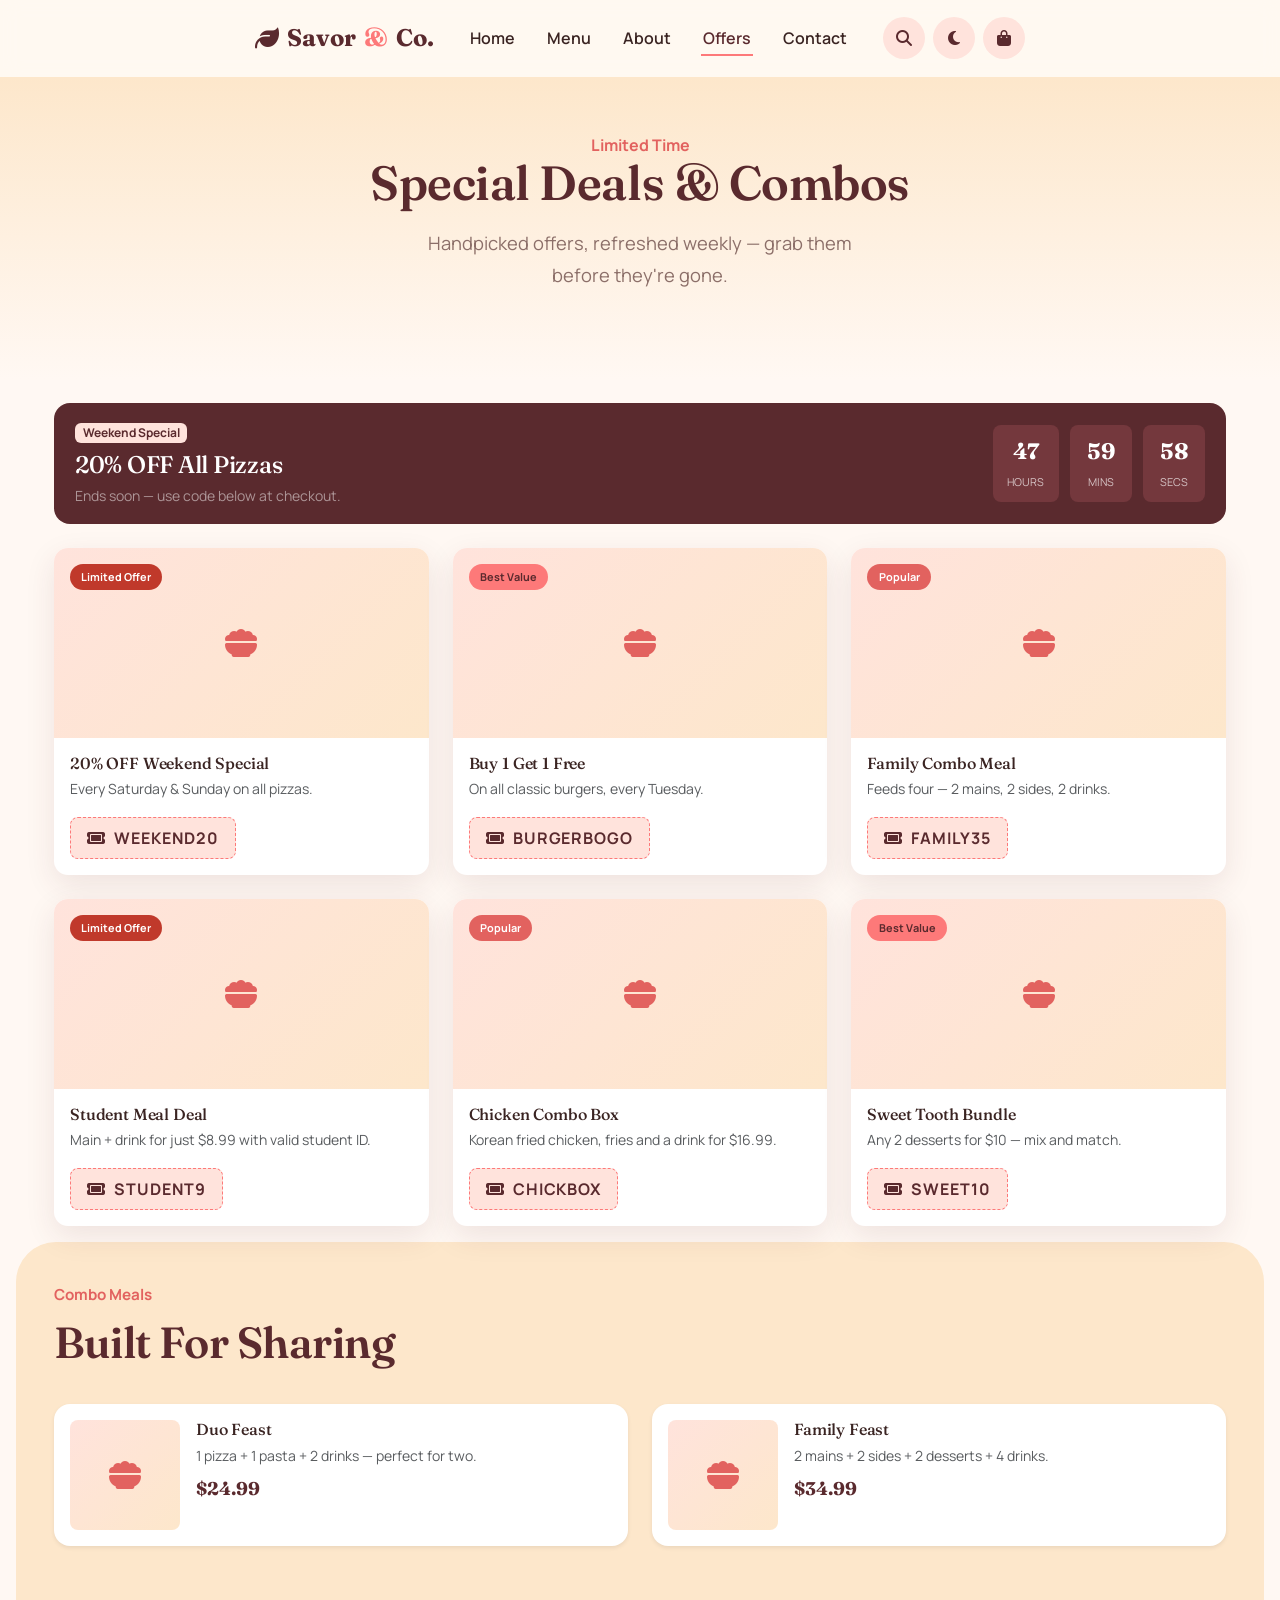
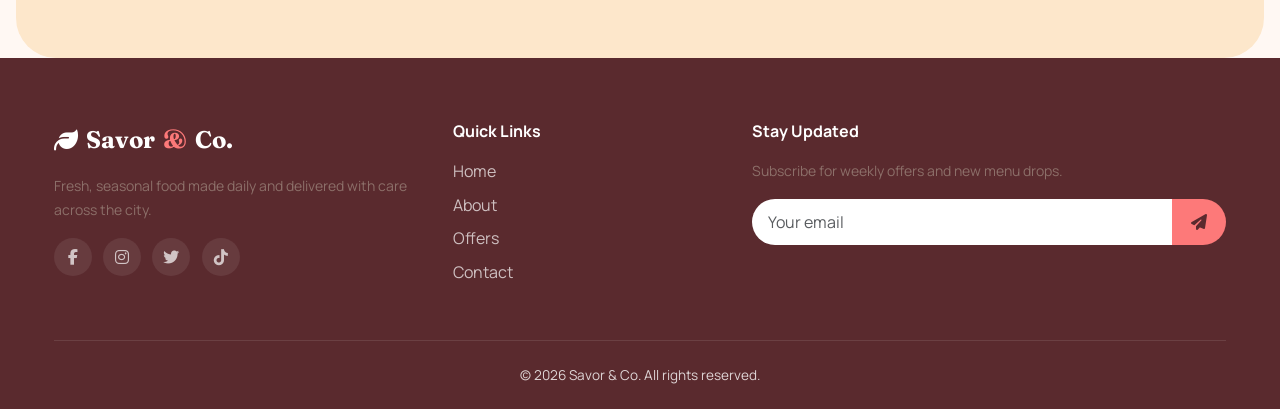
<file: offers.html>
<!DOCTYPE html>
<html lang="en">
<head>
<script>
(function () {
  // Apply saved theme immediately, before CSS/paint, to avoid a flash
  try {
    var t = localStorage.getItem("savorco_theme") || "light";
    document.documentElement.setAttribute("data-theme", t);
  } catch (e) {}

  // Register the broken-image fallback as early as possible (before
  // any <img> in <body> starts loading) so fast failures are always
  // caught -- a listener attached later (e.g. at DOMContentLoaded)
  // can miss images that error out immediately.
  document.addEventListener("error", function (evt) {
    var img = evt.target;
    if (!img || img.tagName !== "IMG" || img.dataset.fallbackApplied) return;
    img.dataset.fallbackApplied = "true";
    var ph = document.createElement("div");
    ph.className = (img.className || "") + " img-fallback";
    // Preserve the original <img>'s inline size (e.g. small circular
    // thumbnails) so the placeholder doesn't balloon to fill its
    // parent card -- only className is inherited by default.
    if (img.getAttribute("style")) ph.setAttribute("style", img.getAttribute("style"));
    ph.setAttribute("role", "img");
    ph.setAttribute("aria-label", img.alt || "Image unavailable");
    ph.innerHTML = '<i class="fa-solid fa-bowl-food"></i>';
    if (img.parentNode) img.parentNode.replaceChild(ph, img);
  }, true);
})();
</script>
<meta charset="UTF-8">
<meta name="viewport" content="width=device-width, initial-scale=1.0">
<title>Offers & Deals — Savor & Co.</title>
<meta name="description" content="Limited-time deals, promo codes and combo meals from Savor & Co.">
<link rel="preconnect" href="https://fonts.googleapis.com">
<link href="https://fonts.googleapis.com/css2?family=Fraunces:wght@500;600;700&family=Manrope:wght@400;500;600;700;800&display=swap" rel="stylesheet">
<link href="https://cdn.jsdelivr.net/npm/bootstrap@5.3.3/dist/css/bootstrap.min.css" rel="stylesheet">
<link rel="stylesheet" href="https://cdnjs.cloudflare.com/ajax/libs/font-awesome/6.5.2/css/all.min.css">
<link rel="stylesheet" href="style.css">
</head>
<body data-page="offers">

<div id="loading-screen">
  <div class="loader-mark"></div>
  <div class="loader-text">Savor & Co.</div>
</div>

<nav class="site-navbar navbar navbar-expand-lg">
  <div class="container-narrow d-flex align-items-center justify-content-between">
    <a href="index.html" class="brand-mark"><i class="fa-solid fa-leaf"></i> Savor<span>&</span>Co.</a>
    <button class="navbar-toggler border-0" type="button" data-bs-toggle="collapse" data-bs-target="#mainNavbar">
      <i class="fa-solid fa-bars fs-4"></i>
    </button>
    <div class="collapse navbar-collapse flex-grow-0" id="mainNavbar">
      <ul class="navbar-nav mx-lg-4 gap-lg-2">
        <li class="nav-item"><a class="nav-link nav-link-custom" href="index.html">Home</a></li>
        <li class="nav-item"><a class="nav-link nav-link-custom" href="menu.html">Menu</a></li>
        <li class="nav-item"><a class="nav-link nav-link-custom" href="about.html">About</a></li>
        <li class="nav-item"><a class="nav-link nav-link-custom active" href="offers.html">Offers</a></li>
        <li class="nav-item"><a class="nav-link nav-link-custom" href="contact.html">Contact</a></li>
      </ul>
      <div class="d-flex align-items-center gap-2 mt-3 mt-lg-0">
        <a href="menu.html" class="btn-icon-circle" aria-label="Search"><i class="fa-solid fa-magnifying-glass"></i></a>
        <button class="btn-icon-circle theme-toggle-btn" id="themeToggleBtn" type="button" aria-label="Toggle dark mode">
          <i class="fa-solid fa-moon"></i><i class="fa-solid fa-sun"></i>
        </button>
        <a href="cart.html" class="btn-icon-circle cart-badge-wrap" aria-label="Cart">
          <i class="fa-solid fa-bag-shopping"></i>
          <span class="cart-count-badge js-cart-count">0</span>
        </a>
      </div>
    </div>
  </div>
</nav>

<header class="hero" style="padding:3.5rem 0;">
  <div class="container-narrow text-center reveal up in-view">
    <span class="hero-eyebrow">Limited Time</span>
    <h1 style="font-size:clamp(2rem,4vw,3rem);">Special Deals &amp; Combos</h1>
    <p class="lead-text mx-auto">Handpicked offers, refreshed weekly — grab them before they're gone.</p>
  </div>
</header>

<!-- =========================
     FEATURED OFFER + COUNTDOWN TIMER
========================= -->
<section class="container-narrow py-4 reveal zoom in-view">
  <div class="offer-strip rounded-4 flex-wrap gap-3">
    <div>
      <span class="badge badge-brand mb-2">Weekend Special</span>
      <h3 class="text-white h4 mb-1">20% OFF All Pizzas</h3>
      <p class="text-white-50 small mb-0">Ends soon — use code below at checkout.</p>
    </div>
    <div id="mainCountdown" class="countdown-box">
      <div class="countdown-unit"><span class="num cd-hours">48</span><span class="lbl">Hours</span></div>
      <div class="countdown-unit"><span class="num cd-minutes">00</span><span class="lbl">Mins</span></div>
      <div class="countdown-unit"><span class="num cd-seconds">00</span><span class="lbl">Secs</span></div>
    </div>
  </div>
</section>

<!-- =========================
     DISCOUNT / PROMO CARDS
========================= -->
<section class="container-narrow pb-3">
  <div class="row g-4">
    <div class="col-md-6 col-lg-4 reveal up">
      <div class="offer-card">
        <span class="offer-badge limited">Limited Offer</span>
        <img src="https://images.unsplash.com/photo-1601924582970-9238bcb495d9?q=80&w=600&auto=format&fit=crop" alt="Weekend pizza special" style="height:190px;width:100%;object-fit:cover;">
        <div class="p-3">
          <h3 class="h6 mb-1">20% OFF Weekend Special</h3>
          <p class="small text-muted mb-3">Every Saturday & Sunday on all pizzas.</p>
          <div class="promo-code"><i class="fa-solid fa-ticket"></i> WEEKEND20</div>
        </div>
      </div>
    </div>
    <div class="col-md-6 col-lg-4 reveal up">
      <div class="offer-card">
        <span class="offer-badge best">Best Value</span>
        <img src="https://images.unsplash.com/photo-1550547660-d9450f859349?q=80&w=600&auto=format&fit=crop" alt="Buy one get one free burger" style="height:190px;width:100%;object-fit:cover;">
        <div class="p-3">
          <h3 class="h6 mb-1">Buy 1 Get 1 Free</h3>
          <p class="small text-muted mb-3">On all classic burgers, every Tuesday.</p>
          <div class="promo-code"><i class="fa-solid fa-ticket"></i> BURGERBOGO</div>
        </div>
      </div>
    </div>
    <div class="col-md-6 col-lg-4 reveal up">
      <div class="offer-card">
        <span class="offer-badge popular">Popular</span>
        <img src="https://images.unsplash.com/photo-1544025162-d76694265947?q=80&w=600&auto=format&fit=crop" alt="Family combo meal" style="height:190px;width:100%;object-fit:cover;">
        <div class="p-3">
          <h3 class="h6 mb-1">Family Combo Meal</h3>
          <p class="small text-muted mb-3">Feeds four — 2 mains, 2 sides, 2 drinks.</p>
          <div class="promo-code"><i class="fa-solid fa-ticket"></i> FAMILY35</div>
        </div>
      </div>
    </div>
    <div class="col-md-6 col-lg-4 reveal up">
      <div class="offer-card">
        <span class="offer-badge limited">Limited Offer</span>
        <img src="https://images.unsplash.com/photo-1544025162-d76694265947?q=80&w=600&auto=format&fit=crop" alt="Student meal deal" style="height:190px;width:100%;object-fit:cover;">
        <div class="p-3">
          <h3 class="h6 mb-1">Student Meal Deal</h3>
          <p class="small text-muted mb-3">Main + drink for just $8.99 with valid student ID.</p>
          <div class="promo-code"><i class="fa-solid fa-ticket"></i> STUDENT9</div>
        </div>
      </div>
    </div>
    <div class="col-md-6 col-lg-4 reveal up">
      <div class="offer-card">
        <span class="offer-badge popular">Popular</span>
        <img src="https://images.unsplash.com/photo-1626082927389-6cd097cdc6ec?q=80&w=600&auto=format&fit=crop" alt="Combo meal deal" style="height:190px;width:100%;object-fit:cover;">
        <div class="p-3">
          <h3 class="h6 mb-1">Chicken Combo Box</h3>
          <p class="small text-muted mb-3">Korean fried chicken, fries and a drink for $16.99.</p>
          <div class="promo-code"><i class="fa-solid fa-ticket"></i> CHICKBOX</div>
        </div>
      </div>
    </div>
    <div class="col-md-6 col-lg-4 reveal up">
      <div class="offer-card">
        <span class="offer-badge best">Best Value</span>
        <img src="https://images.unsplash.com/photo-1624353365286-3f8d62daad51?q=80&w=600&auto=format&fit=crop" alt="Dessert bundle offer" style="height:190px;width:100%;object-fit:cover;">
        <div class="p-3">
          <h3 class="h6 mb-1">Sweet Tooth Bundle</h3>
          <p class="small text-muted mb-3">Any 2 desserts for $10 — mix and match.</p>
          <div class="promo-code"><i class="fa-solid fa-ticket"></i> SWEET10</div>
        </div>
      </div>
    </div>
  </div>
</section>

<!-- =========================
     FEATURED COMBO MEALS
========================= -->
<section class="section pt-3" style="background:var(--beige);border-radius:40px;margin:0 1rem;">
  <div class="container-narrow py-4">
    <div class="reveal up">
      <span class="section-label">Combo Meals</span>
      <h2 class="section-heading">Built For Sharing</h2>
    </div>
    <div class="row g-4 mt-2">
      <div class="col-md-6 reveal left">
        <div class="d-flex gap-3 bg-white rounded-4 p-3 shadow-sm h-100">
          <img src="https://images.unsplash.com/photo-1565299624946-b28f40a0ae38?q=80&w=300&auto=format&fit=crop" class="rounded-3" style="width:110px;height:110px;object-fit:cover;flex-shrink:0;" alt="Duo combo meal">
          <div>
            <h3 class="h6 mb-1">Duo Feast</h3>
            <p class="small text-muted mb-2">1 pizza + 1 pasta + 2 drinks — perfect for two.</p>
            <span class="food-price">$24.99</span>
          </div>
        </div>
      </div>
      <div class="col-md-6 reveal right">
        <div class="d-flex gap-3 bg-white rounded-4 p-3 shadow-sm h-100">
          <img src="https://images.unsplash.com/photo-1544025162-d76694265947?q=80&w=300&auto=format&fit=crop" class="rounded-3" style="width:110px;height:110px;object-fit:cover;flex-shrink:0;" alt="Family combo meal">
          <div>
            <h3 class="h6 mb-1">Family Feast</h3>
            <p class="small text-muted mb-2">2 mains + 2 sides + 2 desserts + 4 drinks.</p>
            <span class="food-price">$34.99</span>
          </div>
        </div>
      </div>
    </div>
  </div>
</section>

<footer class="site-footer">
  <div class="container-narrow">
    <div class="row g-4">
      <div class="col-lg-4">
        <a href="index.html" class="brand-mark text-white mb-3 d-inline-flex"><i class="fa-solid fa-leaf"></i> Savor<span>&</span>Co.</a>
        <p class="small">Fresh, seasonal food made daily and delivered with care across the city.</p>
        <div class="social-icon-row">
          <a href="https://www.facebook.com/savorandco" target="_blank" rel="noopener" aria-label="Facebook"><i class="fa-brands fa-facebook-f"></i></a>
          <a href="https://www.instagram.com/savorandco" target="_blank" rel="noopener" aria-label="Instagram"><i class="fa-brands fa-instagram"></i></a>
          <a href="https://twitter.com/savorandco" target="_blank" rel="noopener" aria-label="Twitter"><i class="fa-brands fa-twitter"></i></a>
          <a href="https://www.tiktok.com/@savorandco" target="_blank" rel="noopener" aria-label="TikTok"><i class="fa-brands fa-tiktok"></i></a>
        </div>
      </div>
      <div class="col-6 col-lg-3">
        <h6>Quick Links</h6>
        <ul class="list-unstyled footer-links">
          <li><a href="index.html">Home</a></li>
          <li><a href="about.html">About</a></li>
          <li><a href="offers.html">Offers</a></li>
          <li><a href="contact.html">Contact</a></li>
        </ul>
      </div>
      <div class="col-lg-5">
        <h6>Stay Updated</h6>
        <p class="small">Subscribe for weekly offers and new menu drops.</p>
        <form class="d-flex newsletter-form" onsubmit="event.preventDefault(); showToast('Subscribed successfully!');">
          <input type="email" class="form-control" placeholder="Your email" required>
          <button type="submit"><i class="fa-solid fa-paper-plane"></i></button>
        </form>
      </div>
    </div>
    <div class="footer-bottom text-center">© 2026 Savor & Co. All rights reserved.</div>
  </div>
</footer>

<script src="https://cdn.jsdelivr.net/npm/bootstrap@5.3.3/dist/js/bootstrap.bundle.min.js"></script>
<script src="site.js"></script>
<script>initCountdown("mainCountdown", 48);</script>
</body>
</html>
</file>
<file: style.css>
/* =========================================================
   SAVOR & CO. — MAIN STYLESHEET
   Design system: "Sunset Coral" — peach/coral palette
   (#FEEAC9 · #FFCDC9 · #FDACAC · #FD7979) paired with a deep
   burgundy for text/headings/buttons so it stays readable.
   Fonts: 'Fraunces' (display/headings) + 'Manrope' (body)
   ========================================================= */

/* -------------------- DESIGN TOKENS -------------------- */
/* Variable NAMES are kept from the original theme on purpose
   so every component below (which references var(--deep-green)
   etc.) repaints automatically without per-component edits. */
:root {
  --deep-green: #5A2A2E;
  --deep-green-2: #74383D;
  --fresh-green: #E2625F;
  --fresh-green-light: #FFE3DC;
  --cream: #FFF8F3;
  --beige: #FDE7CB;
  --gold: #FD7979;
  --gold-dark: #E2625F;
  --ink: #3A2422;
  --ink-soft: #8C6F69;
  --white: #FFFFFF;
  --danger: #C0392B;
  /* Fixed dark panel color for the footer / CTA band / loading screen.
     These sections always use light (white) text on top, so their
     background must stay dark in BOTH light and dark mode -- it must
     NOT flip with --deep-green (which intentionally goes light in
     dark mode for headings on the page's dark background). */
  --panel-dark: #5A2A2E;
  --panel-dark-2: #74383D;

  --font-display: 'Fraunces', Georgia, serif;
  --font-body: 'Manrope', -apple-system, BlinkMacSystemFont, sans-serif;

  --radius-sm: 8px;
  --radius-md: 14px;
  --radius-lg: 26px;
  --shadow-soft: 0 10px 30px rgba(90, 42, 46, 0.1);
  --shadow-strong: 0 20px 45px rgba(90, 42, 46, 0.18);
  --container-max: 1220px;

  color-scheme: light;
}

/* Smooth crossfade between light/dark palettes */
body, .site-navbar, .food-card, .form-card, .testimonial-card,
.contact-info-card, .summary-card, .offer-card, .cart-item-row,
.category-pill, .modal-content, .accordion-item, .form-control,
.form-select {
  transition: background-color 0.35s ease, color 0.35s ease, border-color 0.35s ease;
}

/* -------------------- RESET / BASE -------------------- */
* { box-sizing: border-box; }
html { scroll-behavior: smooth; overflow-x: hidden; }
body {
  font-family: var(--font-body);
  color: var(--ink);
  background: var(--cream);
  overflow-x: hidden;
  max-width: 100%;
  -webkit-font-smoothing: antialiased;
}
h1, h2, h3, h4, .display-font {
  font-family: var(--font-display);
  color: var(--deep-green);
  font-weight: 600;
  letter-spacing: -0.01em;
}
p { color: var(--ink-soft); line-height: 1.7; }
a { text-decoration: none; color: inherit; }
img { max-width: 100%; display: block; }
::selection { background: var(--gold); color: var(--deep-green); }

:focus-visible {
  outline: 3px solid var(--gold);
  outline-offset: 2px;
}

.container-narrow {
  max-width: var(--container-max);
  margin: 0 auto;
  padding: 0 1.5rem;
}

.section {
  padding: 5.5rem 0;
}
@media (max-width: 767px) {
  .section { padding: 3.25rem 0; }
}

.section-label {
  font-size: 0.95rem;
  color: var(--fresh-green);
  font-weight: 700;
  margin-bottom: 0.6rem;
  display: inline-block;
}

.section-heading {
  font-size: clamp(1.9rem, 3.4vw, 2.9rem);
  margin-bottom: 0.75rem;
}

.section-sub {
  color: var(--ink-soft);
  max-width: 560px;
  font-size: 1.05rem;
}

/* -------------------- BUTTONS -------------------- */
.btn-brand {
  background: var(--deep-green);
  color: var(--white);
  border: none;
  padding: 0.85rem 1.9rem;
  border-radius: 50px;
  font-weight: 600;
  transition: transform 0.25s ease, background 0.25s ease, box-shadow 0.25s ease;
  box-shadow: var(--shadow-soft);
}
.btn-brand:hover {
  background: var(--fresh-green);
  color: var(--white);
  transform: translateY(-3px);
  box-shadow: var(--shadow-strong);
}
.btn-gold {
  background: var(--gold);
  color: var(--deep-green);
  border: none;
  padding: 0.85rem 1.9rem;
  border-radius: 50px;
  font-weight: 700;
  transition: transform 0.25s ease, box-shadow 0.25s ease;
}
.btn-gold:hover {
  background: var(--gold-dark);
  color: var(--white);
  transform: translateY(-3px);
  box-shadow: var(--shadow-strong);
}
.btn-outline-brand {
  background: transparent;
  color: var(--deep-green);
  border: 1.5px solid var(--deep-green);
  padding: 0.8rem 1.85rem;
  border-radius: 50px;
  font-weight: 600;
  transition: all 0.25s ease;
}
.btn-outline-brand:hover {
  background: var(--deep-green);
  color: var(--white);
}
.btn-icon-circle {
  width: 42px; height: 42px;
  border-radius: 50%;
  display: inline-flex;
  align-items: center;
  justify-content: center;
  background: var(--fresh-green-light);
  color: var(--deep-green);
  border: none;
  transition: background 0.2s ease, color 0.2s ease, transform 0.2s ease;
}
.btn-icon-circle:hover {
  background: var(--deep-green);
  color: var(--white);
  transform: scale(1.08);
}

/* =========================================================
   LOADING SCREEN
   Brief food-logo animation shown while the page boots
   ========================================================= */
#loading-screen {
  position: fixed;
  inset: 0;
  background: var(--panel-dark);
  z-index: 9999;
  display: flex;
  align-items: center;
  justify-content: center;
  flex-direction: column;
  transition: opacity 0.5s ease, visibility 0.5s ease;
}
#loading-screen.hide {
  opacity: 0;
  visibility: hidden;
}
.loader-mark {
  width: 62px; height: 62px;
  border-radius: 50%;
  border: 3px solid rgba(255,255,255,0.18);
  border-top-color: var(--gold);
  animation: spin 0.9s linear infinite;
  margin-bottom: 1rem;
}
.loader-text {
  color: #FFFFFF;
  font-family: var(--font-display);
  letter-spacing: 0.04em;
  font-size: 1.1rem;
}
@keyframes spin { to { transform: rotate(360deg); } }

/* =========================================================
   NAVBAR
   Sticky premium navbar, changes on scroll
   ========================================================= */
.site-navbar {
  position: sticky;
  top: 0;
  z-index: 1030;
  background: rgba(255, 249, 241, 0.92);
  backdrop-filter: blur(10px);
  padding: 1.05rem 0;
  transition: box-shadow 0.3s ease, padding 0.3s ease;
  border-bottom: 1px solid transparent;
}
.site-navbar.scrolled {
  box-shadow: 0 6px 24px rgba(22,54,42,0.08);
  padding: 0.6rem 0;
  border-bottom-color: rgba(22,54,42,0.06);
}
.brand-mark {
  font-family: var(--font-display);
  font-size: 1.5rem;
  font-weight: 700;
  color: var(--deep-green);
  display: flex;
  align-items: center;
  gap: 0.5rem;
}
.brand-mark span { color: var(--gold); }
.nav-link-custom {
  font-weight: 600;
  color: var(--ink) !important;
  margin: 0 0.65rem;
  position: relative;
  padding: 0.4rem 0.1rem !important;
}
.nav-link-custom::after {
  content: "";
  position: absolute;
  left: 0; bottom: 0;
  width: 0; height: 2px;
  background: var(--gold);
  transition: width 0.25s ease;
}
.nav-link-custom:hover::after,
.nav-link-custom.active::after { width: 100%; }
.nav-link-custom.active { color: var(--deep-green) !important; }

.cart-badge-wrap { position: relative; }
.cart-count-badge {
  position: absolute;
  top: -6px; right: -8px;
  background: var(--danger);
  color: var(--white);
  font-size: 0.68rem;
  font-weight: 700;
  min-width: 18px;
  height: 18px;
  border-radius: 50%;
  display: flex;
  align-items: center;
  justify-content: center;
  padding: 0 3px;
}

/* =========================================================
   HERO SECTION
   ========================================================= */
.hero {
  position: relative;
  padding: 5rem 0 4rem;
  background: linear-gradient(180deg, var(--beige) 0%, var(--cream) 100%);
  overflow: hidden;
}
.hero-eyebrow {
  color: var(--fresh-green);
  font-weight: 700;
  margin-bottom: 1rem;
}
.hero h1 {
  font-size: clamp(2.4rem, 5vw, 3.8rem);
  line-height: 1.08;
  margin-bottom: 1.25rem;
}
.hero p.lead-text {
  font-size: 1.15rem;
  color: var(--ink-soft);
  max-width: 480px;
  margin-bottom: 2rem;
}
.hero-img-wrap {
  position: relative;
}
.hero-img-main {
  border-radius: var(--radius-lg);
  box-shadow: var(--shadow-strong);
  width: 100%;
  object-fit: cover;
  aspect-ratio: 1/1;
}
.floating-card {
  position: absolute;
  background: var(--white);
  border-radius: var(--radius-md);
  box-shadow: var(--shadow-strong);
  padding: 0.9rem 1.1rem;
  display: flex;
  align-items: center;
  gap: 0.7rem;
  animation: float 4s ease-in-out infinite;
}
.floating-card.card-1 { top: 10%; left: -8%; }
.floating-card.card-2 { bottom: 8%; right: -6%; animation-delay: 1.2s; }
@keyframes float {
  0%, 100% { transform: translateY(0); }
  50% { transform: translateY(-12px); }
}
.scroll-indicator {
  display: flex;
  align-items: center;
  gap: 0.6rem;
  margin-top: 2.5rem;
  color: var(--ink-soft);
  font-size: 0.9rem;
}
.scroll-indicator .dot {
  width: 26px; height: 42px;
  border: 2px solid var(--deep-green);
  border-radius: 20px;
  position: relative;
}
.scroll-indicator .dot::before {
  content: "";
  position: absolute;
  top: 6px; left: 50%;
  width: 5px; height: 5px;
  background: var(--gold);
  border-radius: 50%;
  transform: translateX(-50%);
  animation: scrollDot 1.6s infinite;
}
@keyframes scrollDot {
  0% { top: 6px; opacity: 1; }
  70% { top: 24px; opacity: 0; }
  100% { top: 24px; opacity: 0; }
}

/* =========================================================
   FOOD CARD — used on home, menu, offers
   ========================================================= */
.food-card {
  background: var(--white);
  border-radius: var(--radius-md);
  overflow: hidden;
  box-shadow: var(--shadow-soft);
  transition: transform 0.3s ease, box-shadow 0.3s ease;
  height: 100%;
  display: flex;
  flex-direction: column;
}
.food-card:hover {
  transform: translateY(-8px);
  box-shadow: var(--shadow-strong);
}
.food-card-img-wrap {
  position: relative;
  overflow: hidden;
  aspect-ratio: 4/3;
}
.food-card-img-wrap img {
  width: 100%; height: 100%;
  object-fit: cover;
  transition: transform 0.5s ease;
}
.food-card:hover .food-card-img-wrap img { transform: scale(1.08); }
.food-fav-btn {
  position: absolute;
  top: 0.7rem; right: 0.7rem;
  width: 36px; height: 36px;
  border-radius: 50%;
  background: rgba(255,255,255,0.9);
  border: none;
  display: flex;
  align-items: center;
  justify-content: center;
  color: var(--ink-soft);
  transition: color 0.2s ease, transform 0.2s ease;
}
.food-fav-btn:hover { transform: scale(1.1); }
.food-fav-btn.active { color: var(--danger); }
.food-cat-badge {
  position: absolute;
  top: 0.7rem; left: 0.7rem;
  background: var(--deep-green);
  color: var(--white);
  font-size: 0.7rem;
  font-weight: 700;
  padding: 0.28rem 0.7rem;
  border-radius: 20px;
  text-transform: capitalize;
}
.food-card-body { padding: 1.1rem 1.2rem 1.3rem; display: flex; flex-direction: column; flex: 1; }
.food-card-title { font-size: 1.08rem; margin-bottom: 0.3rem; }
.food-card-desc { font-size: 0.88rem; color: var(--ink-soft); margin-bottom: 0.7rem; flex: 1; }
.food-card-rating { color: var(--gold); font-size: 0.85rem; margin-bottom: 0.6rem; }
.food-card-rating span { color: var(--ink-soft); margin-left: 0.3rem; }
.food-card-footer { display: flex; align-items: center; justify-content: space-between; margin-top: auto; }
.food-price { font-family: var(--font-display); font-weight: 700; color: var(--deep-green); font-size: 1.15rem; }
.btn-add-cart {
  background: var(--fresh-green-light);
  color: var(--deep-green);
  border: none;
  padding: 0.5rem 1.1rem;
  border-radius: 50px;
  font-weight: 700;
  font-size: 0.85rem;
  transition: background 0.25s ease, color 0.25s ease, transform 0.2s ease;
}
.btn-add-cart:hover { background: var(--deep-green); color: var(--white); transform: translateY(-2px); }

/* -------------------- CATEGORY PILLS -------------------- */
.category-pill {
  background: var(--white);
  border: 1.5px solid var(--beige);
  color: var(--ink);
  padding: 0.5rem 1.3rem;
  border-radius: 50px;
  font-weight: 600;
  font-size: 0.92rem;
  transition: all 0.25s ease;
  white-space: nowrap;
}
.category-pill:hover { border-color: var(--fresh-green); }
.category-pill.active {
  background: var(--deep-green);
  color: var(--white);
  border-color: var(--deep-green);
}

/* -------------------- SCROLL REVEAL -------------------- */
.reveal {
  opacity: 0;
  transition: opacity 0.7s ease, transform 0.7s ease;
}
.reveal.up { transform: translateY(36px); }
.reveal.left { transform: translateX(-46px); }
.reveal.right { transform: translateX(46px); }
.reveal.zoom { transform: scale(0.92); }
.reveal.in-view { opacity: 1; transform: none; }
@media (prefers-reduced-motion: reduce) {
  .reveal { opacity: 1 !important; transform: none !important; transition: none !important; }
}

/* =========================================================
   STATS / COUNTERS
   ========================================================= */
.stats-band {
  background: var(--panel-dark);
  color: #FFFFFF;
  border-radius: var(--radius-lg);
  padding: 2.8rem 2rem;
}
.stat-item { text-align: center; }
.stat-number {
  font-family: var(--font-display);
  font-size: clamp(2.2rem, 4vw, 3rem);
  font-weight: 700;
  color: var(--gold);
}
.stat-label { color: rgba(255,255,255,0.75); font-size: 0.95rem; margin-top: 0.3rem; }

/* -------------------- TESTIMONIALS -------------------- */
.testimonial-card {
  background: var(--white);
  border-radius: var(--radius-md);
  padding: 1.8rem;
  box-shadow: var(--shadow-soft);
  height: 100%;
}
.testimonial-card .stars { color: var(--gold); margin-bottom: 0.7rem; }
.testimonial-avatar {
  width: 48px; height: 48px;
  border-radius: 50%;
  object-fit: cover;
}
.testimonial-quote { font-style: italic; margin-bottom: 1rem; }

/* -------------------- OFFER CARDS -------------------- */
.offer-card {
  background: var(--white);
  border-radius: var(--radius-md);
  overflow: hidden;
  box-shadow: var(--shadow-soft);
  position: relative;
  transition: transform 0.3s ease, box-shadow 0.3s ease;
}
.offer-card:hover { transform: translateY(-6px); box-shadow: var(--shadow-strong); }
.offer-badge {
  position: absolute;
  top: 1rem; left: 1rem;
  font-size: 0.68rem;
  font-weight: 700;
  padding: 0.3rem 0.7rem;
  border-radius: 20px;
  z-index: 2;
}
.offer-badge.limited { background: var(--danger); color: var(--white); }
.offer-badge.best { background: var(--gold); color: var(--deep-green); }
.offer-badge.popular { background: var(--fresh-green); color: var(--white); }
.offer-strip {
  background: var(--panel-dark);
  color: #FFFFFF;
  padding: 1rem 1.3rem;
  display: flex;
  align-items: center;
  justify-content: space-between;
}
.promo-code {
  border: 1.5px dashed var(--gold);
  background: var(--fresh-green-light);
  border-radius: var(--radius-sm);
  padding: 0.5rem 1rem;
  font-weight: 700;
  letter-spacing: 0.06em;
  color: var(--deep-green);
  display: inline-flex;
  align-items: center;
  gap: 0.5rem;
}
.countdown-box {
  display: flex;
  gap: 0.7rem;
}
.countdown-unit {
  background: var(--panel-dark-2);
  color: #FFFFFF;
  border-radius: var(--radius-sm);
  padding: 0.6rem 0.9rem;
  text-align: center;
  min-width: 62px;
}
.countdown-unit .num { font-family: var(--font-display); font-size: 1.4rem; font-weight: 700; display:block; }
.countdown-unit .lbl { font-size: 0.68rem; color: rgba(255,255,255,0.7); text-transform: uppercase; }

/* -------------------- ABOUT / TIMELINE -------------------- */
.timeline { position: relative; padding-left: 2.4rem; }
.timeline::before {
  content: "";
  position: absolute;
  left: 8px; top: 6px; bottom: 6px;
  width: 2px;
  background: var(--beige);
}
.timeline-item { position: relative; padding-bottom: 2.4rem; }
.timeline-item:last-child { padding-bottom: 0; }
.timeline-item::before {
  content: "";
  position: absolute;
  left: -2.4rem; top: 3px;
  width: 18px; height: 18px;
  border-radius: 50%;
  background: var(--gold);
  border: 3px solid var(--cream);
  box-shadow: 0 0 0 2px var(--fresh-green);
}
.timeline-year { color: var(--fresh-green); font-weight: 700; font-size: 0.9rem; }

.chef-card { text-align: center; }
.chef-photo {
  width: 100%;
  aspect-ratio: 1/1;
  border-radius: var(--radius-md);
  object-fit: cover;
  margin-bottom: 1rem;
  box-shadow: var(--shadow-soft);
}
.why-us-icon {
  width: 52px; height: 52px;
  border-radius: 50%;
  background: var(--fresh-green-light);
  color: var(--deep-green);
  display: flex;
  align-items: center;
  justify-content: center;
  font-size: 1.3rem;
  margin-bottom: 1rem;
}

/* -------------------- CONTACT -------------------- */
.contact-info-card {
  background: var(--white);
  border-radius: var(--radius-md);
  padding: 1.6rem;
  box-shadow: var(--shadow-soft);
  display: flex;
  gap: 1rem;
  align-items: flex-start;
  height: 100%;
}
.contact-icon {
  width: 46px; height: 46px;
  border-radius: 50%;
  background: var(--deep-green);
  color: var(--white);
  display: flex;
  align-items: center;
  justify-content: center;
  flex-shrink: 0;
}
.map-placeholder {
  border-radius: var(--radius-lg);
  overflow: hidden;
  height: 340px;
  position: relative;
  background: var(--beige);
}
.map-pin {
  position: absolute;
  top: 50%; left: 50%;
  transform: translate(-50%, -100%);
  color: var(--danger);
  font-size: 2.2rem;
  animation: pinBounce 1.8s ease-in-out infinite;
}
@keyframes pinBounce { 0%,100%{transform:translate(-50%,-100%);} 50%{transform:translate(-50%,-115%);} }

.accordion-button:not(.collapsed) {
  background: var(--fresh-green-light);
  color: var(--deep-green);
  box-shadow: none;
}
.accordion-button:focus { box-shadow: none; border-color: var(--fresh-green); }

/* -------------------- FORMS -------------------- */
.form-card {
  background: var(--white);
  border-radius: var(--radius-lg);
  box-shadow: var(--shadow-soft);
  padding: 2.4rem;
}
.form-control, .form-select {
  border-radius: var(--radius-sm);
  border: 1.5px solid var(--beige);
  padding: 0.7rem 1rem;
}
.form-control:focus, .form-select:focus {
  border-color: var(--fresh-green);
  box-shadow: 0 0 0 0.2rem rgba(76,154,106,0.15);
}
.form-label { font-weight: 600; font-size: 0.92rem; }
.social-login-btn {
  border: 1.5px solid var(--beige);
  border-radius: var(--radius-sm);
  padding: 0.65rem;
  background: var(--white);
  font-weight: 600;
  transition: border-color 0.2s ease, background 0.2s ease;
}
.social-login-btn:hover { border-color: var(--fresh-green); background: var(--fresh-green-light); }
.auth-side-panel {
  background: var(--deep-green);
  border-radius: var(--radius-lg);
  color: var(--white);
  padding: 2.6rem;
  height: 100%;
  display: flex;
  flex-direction: column;
  justify-content: center;
  position: relative;
  overflow: hidden;
}

/* -------------------- CART / CHECKOUT -------------------- */
.cart-item-row {
  background: var(--white);
  border-radius: var(--radius-md);
  padding: 1.1rem;
  box-shadow: var(--shadow-soft);
  display: flex;
  align-items: center;
  gap: 1rem;
  margin-bottom: 1rem;
}
.cart-item-img {
  width: 84px; height: 84px;
  border-radius: var(--radius-sm);
  object-fit: cover;
  flex-shrink: 0;
}
.qty-control {
  display: inline-flex;
  align-items: center;
  border: 1.5px solid var(--beige);
  border-radius: 50px;
  overflow: hidden;
}
.qty-control button {
  width: 32px; height: 32px;
  border: none;
  background: var(--fresh-green-light);
  color: var(--deep-green);
  font-weight: 700;
}
.qty-control span { width: 32px; text-align: center; font-weight: 700; }
.remove-item-btn { color: var(--danger); background: none; border: none; font-size: 1.1rem; }

.summary-card {
  background: var(--white);
  border-radius: var(--radius-md);
  padding: 1.6rem;
  box-shadow: var(--shadow-soft);
  position: sticky;
  top: 100px;
}
.summary-row { display: flex; justify-content: space-between; margin-bottom: 0.7rem; color: var(--ink-soft); }
.summary-row.total { font-weight: 700; color: var(--deep-green); font-size: 1.15rem; border-top: 1px solid var(--beige); padding-top: 0.8rem; margin-top: 0.4rem; }

.payment-option {
  border: 1.5px solid var(--beige);
  border-radius: var(--radius-sm);
  padding: 1rem;
  display: flex;
  align-items: center;
  gap: 0.8rem;
  cursor: pointer;
  transition: border-color 0.2s ease, background 0.2s ease;
}
.payment-option:hover { border-color: var(--fresh-green); }
.payment-option.selected { border-color: var(--fresh-green); background: var(--fresh-green-light); }

.confirm-check {
  width: 90px; height: 90px;
  border-radius: 50%;
  background: var(--fresh-green-light);
  color: var(--fresh-green);
  display: flex;
  align-items: center;
  justify-content: center;
  font-size: 2.6rem;
  margin: 0 auto 1.4rem;
  animation: popIn 0.5s ease;
}
@keyframes popIn { 0% { transform: scale(0); } 80% { transform: scale(1.1); } 100% { transform: scale(1); } }

/* -------------------- FOOTER -------------------- */
.site-footer {
  background: var(--panel-dark);
  color: rgba(255,255,255,0.8);
  padding: 4rem 0 1.5rem;
}
.site-footer h6 { color: #FFFFFF; font-weight: 700; margin-bottom: 1.1rem; }
.site-footer a { color: rgba(255,255,255,0.7); transition: color 0.2s ease; }
.site-footer a:hover { color: var(--gold); }
.footer-links li { margin-bottom: 0.6rem; }
.social-icon-row { display: flex; gap: 0.7rem; margin-top: 1rem; }
.social-icon-row a {
  width: 38px; height: 38px;
  border-radius: 50%;
  background: rgba(255,255,255,0.08);
  display: flex; align-items: center; justify-content: center;
}
.social-icon-row a:hover { background: var(--gold); color: var(--deep-green); }
.newsletter-form input {
  border-radius: 50px 0 0 50px !important;
  border: none;
  padding: 0.7rem 1rem;
}
.newsletter-form button {
  border-radius: 0 50px 50px 0 !important;
  background: var(--gold);
  color: var(--deep-green);
  border: none;
  font-weight: 700;
  padding: 0 1.2rem;
}
.footer-bottom {
  border-top: 1px solid rgba(255,255,255,0.1);
  margin-top: 2.5rem;
  padding-top: 1.5rem;
  font-size: 0.85rem;
}

/* -------------------- MODAL (food details) -------------------- */
.food-modal-img { border-radius: var(--radius-md); width: 100%; aspect-ratio: 1/1; object-fit: cover; }
.ingredient-tag {
  background: var(--fresh-green-light);
  color: var(--deep-green);
  font-size: 0.78rem;
  padding: 0.25rem 0.7rem;
  border-radius: 20px;
  margin: 0 0.3rem 0.3rem 0;
  display: inline-block;
}

/* -------------------- EMPTY STATE -------------------- */
.empty-state { text-align: center; padding: 3.5rem 1rem; }
.empty-state i { font-size: 3rem; color: var(--fresh-green); margin-bottom: 1rem; }

/* -------------------- MISC -------------------- */
.badge-brand { background: var(--fresh-green-light); color: var(--deep-green); font-weight: 700; }
.divider-dot { width: 5px; height: 5px; border-radius: 50%; background: var(--gold); display: inline-block; margin: 0 0.5rem; }
.cta-band {
  background: var(--panel-dark);
  border-radius: var(--radius-lg);
  padding: 3.4rem 2rem;
  text-align: center;
  color: #FFFFFF;
  position: relative;
  overflow: hidden;
}
.toast-custom { border-radius: var(--radius-sm); }

@media (max-width: 991px) {
  .floating-card { display: none; }
}

/* =========================================================
   CUSTOM SCROLLBAR
   Styled to match the brand palette instead of the browser
   default — works in Chromium/Safari (::-webkit-*) and
   Firefox (scrollbar-width / scrollbar-color).
   ========================================================= */
* {
  scrollbar-width: thin;
  scrollbar-color: var(--fresh-green) var(--beige);
}
::-webkit-scrollbar {
  width: 11px;
  height: 11px;
}
::-webkit-scrollbar-track {
  background: var(--beige);
}
::-webkit-scrollbar-thumb {
  background: var(--fresh-green);
  border-radius: 20px;
  border: 2px solid var(--beige);
}
::-webkit-scrollbar-thumb:hover {
  background: var(--gold);
}
::-webkit-scrollbar-corner {
  background: var(--beige);
}

/* =========================================================
   DARK MODE
   Toggled by adding data-theme="dark" to <html>. Preference
   is read/written to localStorage by js/main.js. Most colors
   repaint automatically because components use the CSS
   variables above — this block only overrides variables and
   patches the handful of hard-coded / Bootstrap-default spots.
   ========================================================= */
[data-theme="dark"] {
  --deep-green: #F5B4AF;
  --deep-green-2: #F8C5C1;
  --fresh-green: #FD7979;
  --fresh-green-light: #3A2422;
  --cream: #1B1210;
  --beige: #241715;
  --gold: #FD7979;
  --gold-dark: #E2625F;
  --ink: #FBEDE9;
  --ink-soft: #C9AFA9;
  --white: #2A1C1A;
  --danger: #FF6B57;
  --shadow-soft: 0 10px 30px rgba(0, 0, 0, 0.4);
  --shadow-strong: 0 20px 45px rgba(0, 0, 0, 0.55);
  color-scheme: dark;
}

[data-theme="dark"] body { background: var(--cream); }

/* Bootstrap utility classes carry their own fixed colors and don't
   follow our CSS variables by default -- override them here so text
   stays readable (light text in dark mode, dark text in light mode). */
[data-theme="dark"] .text-dark { color: var(--ink) !important; }
/* Bootstrap's .bg-white is a fixed white and won't follow the theme on
   its own. Cards, category tiles, and info panels that use it need to
   become dark cards in dark mode -- otherwise light-colored headings
   (var(--deep-green)) and .text-dark labels end up almost invisible
   sitting on a card that stayed pure white. */
[data-theme="dark"] .bg-white { background: var(--white) !important; }
[data-theme="dark"] .text-muted { color: var(--ink-soft) !important; }
[data-theme="dark"] .text-black { color: var(--ink) !important; }
[data-theme="dark"] .text-body { color: var(--ink) !important; }

[data-theme="dark"] .site-navbar {
  background: rgba(21, 19, 15, 0.9);
  border-bottom-color: rgba(255, 255, 255, 0.06);
}
[data-theme="dark"] .site-navbar.scrolled {
  box-shadow: 0 6px 24px rgba(0, 0, 0, 0.5);
}
[data-theme="dark"] .nav-link-custom { color: var(--ink) !important; }

[data-theme="dark"] .form-control,
[data-theme="dark"] .form-select {
  background: var(--white);
  border-color: #3C362B;
  color: var(--ink);
}
[data-theme="dark"] .form-control::placeholder { color: var(--ink-soft); }
[data-theme="dark"] .form-control:focus,
[data-theme="dark"] .form-select:focus {
  background: var(--white);
  color: var(--ink);
  border-color: var(--fresh-green);
}

[data-theme="dark"] .modal-content { background: var(--white); color: var(--ink); }
[data-theme="dark"] .btn-close { filter: invert(1) grayscale(1); }

[data-theme="dark"] .accordion-item {
  background: var(--white);
  border-color: #3C362B;
  color: var(--ink);
}
[data-theme="dark"] .accordion-button {
  background: var(--white);
  color: var(--ink);
}
[data-theme="dark"] .accordion-button::after { filter: invert(1); }
[data-theme="dark"] .accordion-button:not(.collapsed) {
  background: var(--fresh-green-light);
  color: var(--ink);
}
[data-theme="dark"] .accordion-body { background: var(--white); color: var(--ink-soft); }

[data-theme="dark"] .category-pill {
  background: var(--white);
  border-color: #3C362B;
  color: var(--ink);
}
[data-theme="dark"] .btn-outline-brand {
  border-color: var(--ink);
  color: var(--ink);
}
[data-theme="dark"] .btn-outline-brand:hover {
  background: var(--ink);
  color: var(--cream);
}

[data-theme="dark"] .social-login-btn {
  background: var(--white);
  border-color: #3C362B;
  color: var(--ink);
}
[data-theme="dark"] .payment-option { border-color: #3C362B; }
[data-theme="dark"] .promo-code { background: var(--fresh-green-light); }
[data-theme="dark"] .map-placeholder { background: var(--beige); }

[data-theme="dark"] ::-webkit-scrollbar-track { background: var(--cream); }
[data-theme="dark"] ::-webkit-scrollbar-thumb { border-color: var(--cream); }
[data-theme="dark"] * { scrollbar-color: var(--fresh-green) var(--cream); }

/* -------------------- THEME TOGGLE BUTTON -------------------- */
.theme-toggle-btn i { transition: transform 0.45s ease; }
[data-theme="dark"] .theme-toggle-btn .fa-sun { display: inline-block; }
[data-theme="dark"] .theme-toggle-btn .fa-moon { display: none; }
.theme-toggle-btn .fa-sun { display: none; }
.theme-toggle-btn .fa-moon { display: inline-block; }

/* -------------------- BROKEN IMAGE FALLBACK -------------------- */
/* Applied by js/main.js when a food/hero image fails to load,
   so the layout never shows a blank white gap. */
.img-fallback {
  display: flex !important;
  align-items: center;
  justify-content: center;
  width: 100%;
  height: 100%;
  min-height: 90px;
  background: linear-gradient(135deg, #FFE3DC, #FDE7CB);
  color: #E2625F;
  font-size: 2rem;
}
</file>
